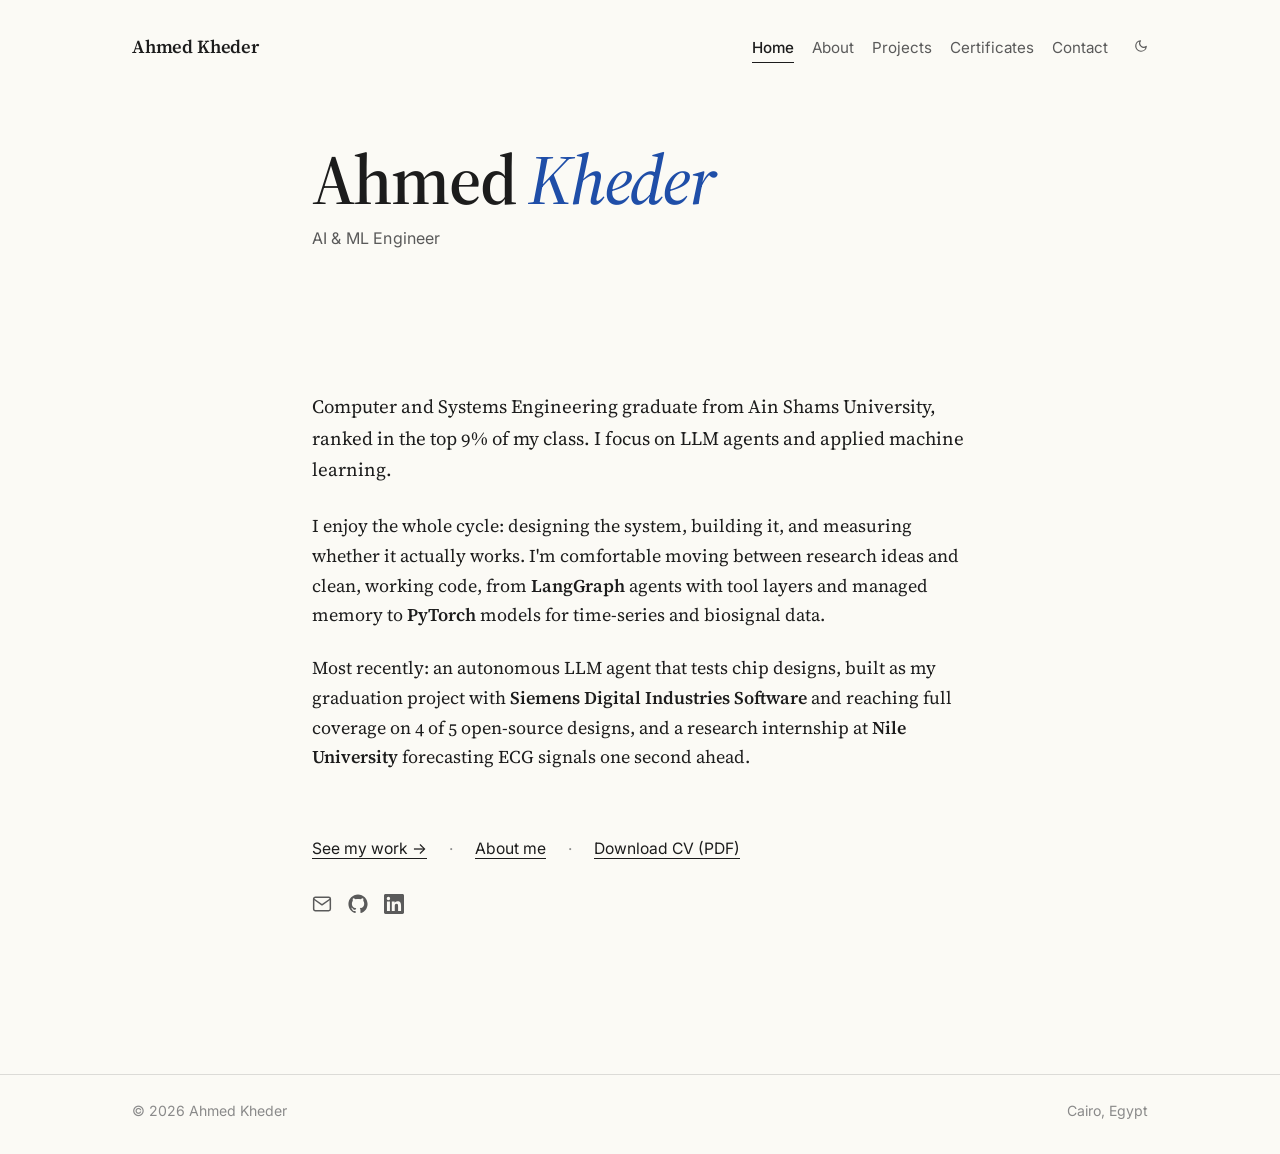
<file: index.html>
<!DOCTYPE html>
<html lang="en" data-theme="light">
<head>
  <meta charset="UTF-8" />
  <meta name="viewport" content="width=device-width, initial-scale=1.0" />
  <meta name="description" content="Ahmed Kheder, AI &amp; ML Engineer. Computer and Systems Engineering graduate (Ain Shams University, top 9%) focused on LLM agents and applied machine learning." />
  <meta name="theme-color" content="#fbfaf5" />
  <title>Ahmed Kheder</title>

  <link rel="preconnect" href="https://fonts.googleapis.com" />
  <link rel="preconnect" href="https://fonts.gstatic.com" crossorigin />
  <link href="https://fonts.googleapis.com/css2?family=Source+Serif+4:ital,opsz,wght@0,8..60,400;0,8..60,500;0,8..60,600;0,8..60,700;1,8..60,400;1,8..60,500&family=Inter:wght@400;500;600&family=JetBrains+Mono:wght@400&display=swap" rel="stylesheet" />

  <link rel="stylesheet" href="styles.css?v=4" />
  <script>
    (function () {
      try {
        var saved = localStorage.getItem('theme');
        var prefersDark = window.matchMedia('(prefers-color-scheme: dark)').matches;
        document.documentElement.setAttribute('data-theme', saved || (prefersDark ? 'dark' : 'light'));
      } catch (e) {}
    })();
  </script>
</head>
<body>
  <a class="skip-link" href="#main">Skip to content</a>

  <header class="site-header">
    <div class="wrap site-header__row">
      <a href="index.html" class="brand">Ahmed Kheder</a>
      <nav class="site-nav" aria-label="Primary">
        <a href="index.html" class="is-active">Home</a>
        <a href="about.html">About</a>
        <a href="projects.html">Projects</a>
        <a href="certificates.html">Certificates</a>
        <a href="contact.html">Contact</a>
        <button class="theme-toggle" id="themeToggle" aria-label="Toggle theme">
          <svg class="icon icon-sun" viewBox="0 0 24 24" fill="none" stroke="currentColor" stroke-width="2" stroke-linecap="round" stroke-linejoin="round" aria-hidden="true"><circle cx="12" cy="12" r="4"/><path d="M12 2v2M12 20v2M4.93 4.93l1.41 1.41M17.66 17.66l1.41 1.41M2 12h2M20 12h2M4.93 19.07l1.41-1.41M17.66 6.34l1.41-1.41"/></svg>
          <svg class="icon icon-moon" viewBox="0 0 24 24" fill="none" stroke="currentColor" stroke-width="2" stroke-linecap="round" stroke-linejoin="round" aria-hidden="true"><path d="M21 12.79A9 9 0 1 1 11.21 3 7 7 0 0 0 21 12.79z"/></svg>
        </button>
      </nav>
    </div>
  </header>

  <main id="main">
    <div class="wrap content">
      <h1 class="page-title">Ahmed <span class="accent">Kheder</span></h1>
      <p class="role">AI &amp; ML Engineer</p>

      <p class="lead">
        Computer and Systems Engineering graduate from Ain Shams University,
        ranked in the top 9% of my class. I focus on LLM agents and applied
        machine learning.
      </p>

      <p>
        I enjoy the whole cycle: designing the system, building it, and
        measuring whether it actually works. I'm comfortable moving between
        research ideas and clean, working code, from
        <strong>LangGraph</strong> agents with tool layers and managed memory
        to <strong>PyTorch</strong> models for time-series and biosignal data.
      </p>

      <p>
        Most recently: an autonomous LLM agent that tests chip designs, built as my
        graduation project with <strong>Siemens Digital Industries Software</strong> and reaching
        full coverage on 4 of 5 open-source designs, and a research internship
        at <strong>Nile University</strong> forecasting ECG signals one second
        ahead.
      </p>

      <div class="actions">
        <a href="projects.html">See my work &rarr;</a>
        <span class="sep">·</span>
        <a href="about.html">About me</a>
        <span class="sep">·</span>
        <a href="assets/Ahmed_Kheder_CV.pdf" download>Download CV (PDF)</a>
      </div>


      <div class="socials-inline">
        <a href="mailto:ahmed.kheder2002@gmail.com" aria-label="Email">
          <svg viewBox="0 0 24 24" fill="none" stroke="currentColor" stroke-width="1.8" stroke-linecap="round" stroke-linejoin="round"><path d="M4 4h16c1.1 0 2 .9 2 2v12c0 1.1-.9 2-2 2H4c-1.1 0-2-.9-2-2V6c0-1.1.9-2 2-2z"/><polyline points="22,6 12,13 2,6"/></svg>
        </a>
        <a href="https://github.com/AhmedKhadr1" target="_blank" rel="noopener noreferrer" aria-label="GitHub">
          <svg viewBox="0 0 24 24" fill="currentColor"><path d="M12 .5C5.65.5.5 5.65.5 12c0 5.08 3.29 9.39 7.86 10.91.58.1.79-.25.79-.56 0-.28-.01-1.02-.02-2-3.2.7-3.87-1.54-3.87-1.54-.52-1.33-1.28-1.69-1.28-1.69-1.05-.72.08-.7.08-.7 1.16.08 1.77 1.19 1.77 1.19 1.03 1.77 2.71 1.26 3.37.96.1-.75.4-1.26.73-1.55-2.55-.29-5.24-1.28-5.24-5.69 0-1.26.45-2.28 1.19-3.09-.12-.29-.52-1.46.11-3.04 0 0 .97-.31 3.18 1.18.92-.26 1.91-.39 2.89-.39.98 0 1.97.13 2.89.39 2.21-1.49 3.18-1.18 3.18-1.18.63 1.58.23 2.75.11 3.04.74.81 1.19 1.83 1.19 3.09 0 4.42-2.69 5.4-5.25 5.68.41.36.78 1.06.78 2.14 0 1.55-.01 2.8-.01 3.18 0 .31.21.67.8.55C20.21 21.39 23.5 17.08 23.5 12 23.5 5.65 18.35.5 12 .5z"/></svg>
        </a>
        <a href="https://www.linkedin.com/in/ahmed-kheder1" target="_blank" rel="noopener noreferrer" aria-label="LinkedIn">
          <svg viewBox="0 0 24 24" fill="currentColor"><path d="M20.45 20.45h-3.55v-5.57c0-1.33-.03-3.04-1.85-3.04-1.85 0-2.14 1.45-2.14 2.94v5.67H9.36V9h3.41v1.56h.05c.48-.9 1.64-1.85 3.37-1.85 3.6 0 4.27 2.37 4.27 5.46v6.28zM5.34 7.43a2.06 2.06 0 1 1 0-4.13 2.06 2.06 0 0 1 0 4.13zM7.12 20.45H3.56V9h3.56v11.45zM22.22 0H1.78C.8 0 0 .78 0 1.74v20.52C0 23.22.8 24 1.78 24h20.44c.98 0 1.78-.78 1.78-1.74V1.74C24 .78 23.2 0 22.22 0z"/></svg>
        </a>
      </div>
    </div>
  </main>

  <footer class="site-footer">
    <div class="wrap site-footer__row">
      <span>© <span id="year"></span> Ahmed Kheder</span>
      <span>Cairo, Egypt</span>
    </div>
  </footer>

  <script src="script.js?v=4"></script>
</body>
</html>
</file>
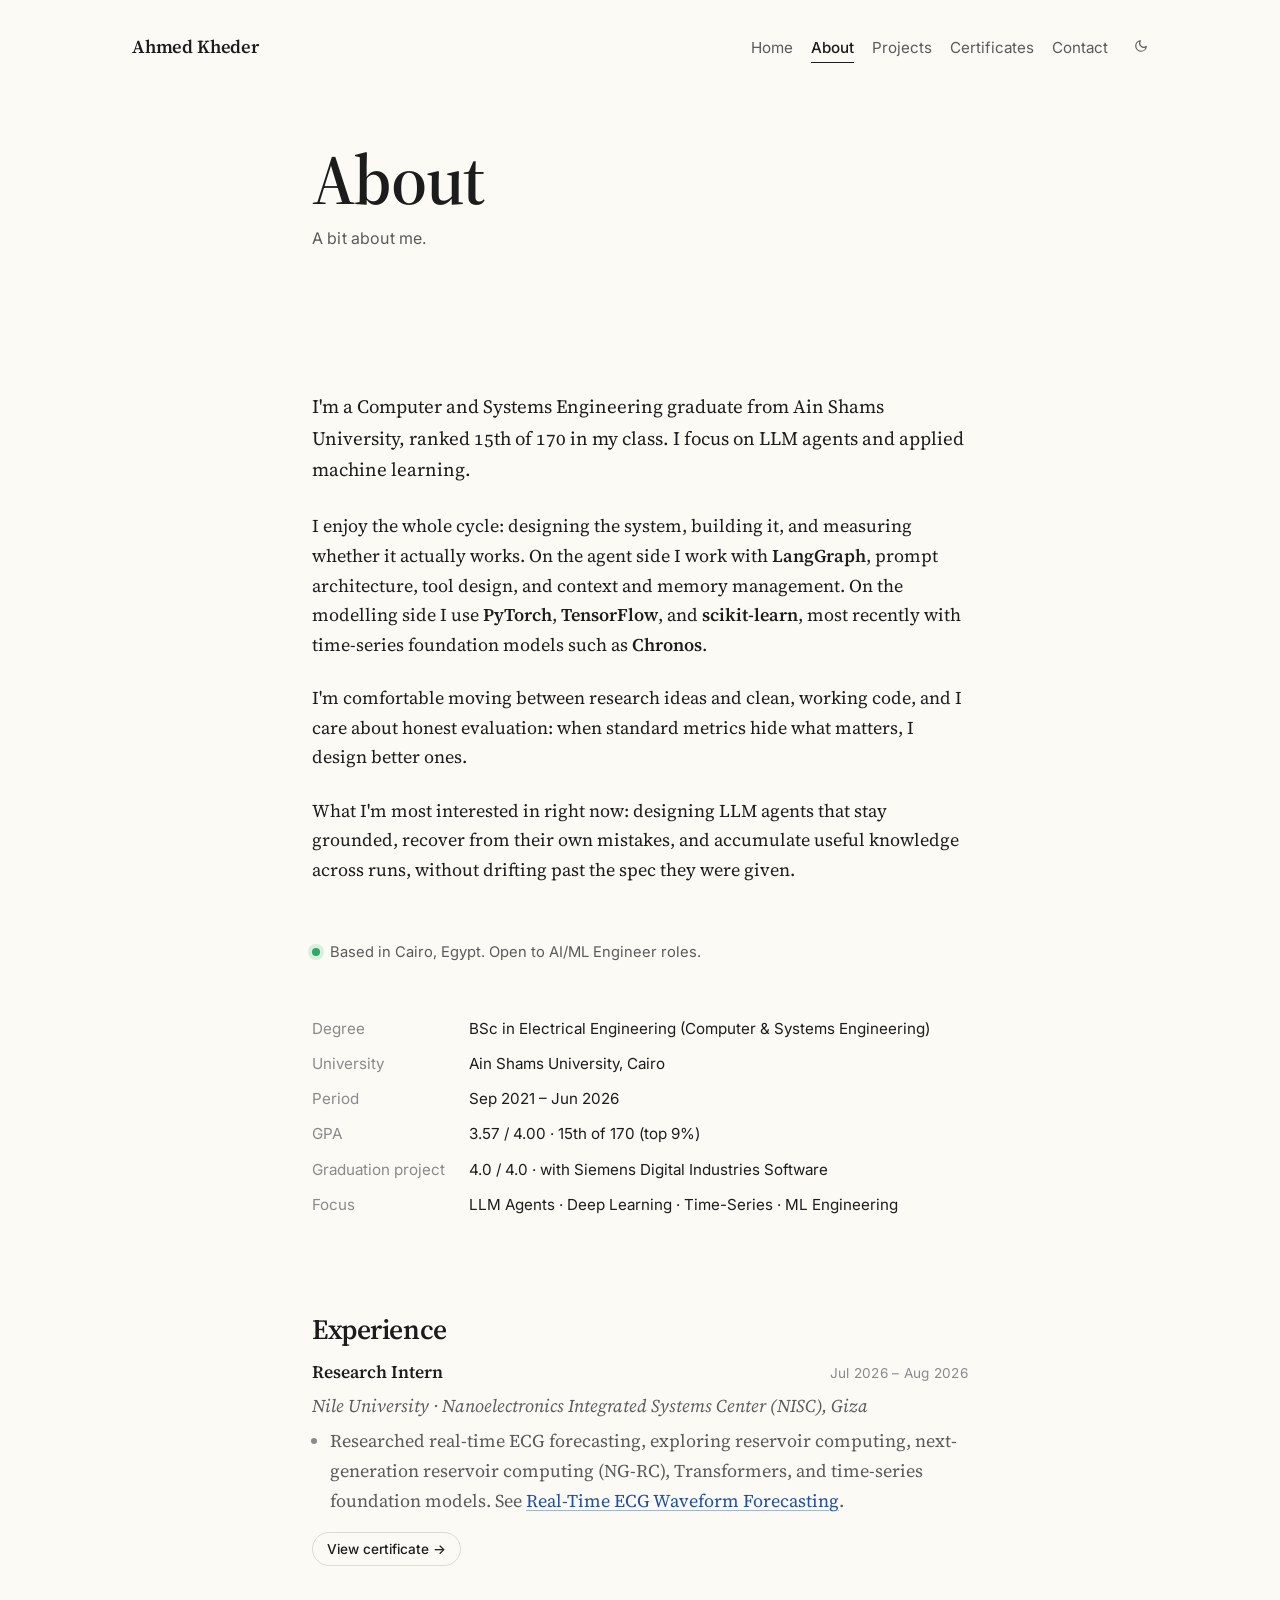
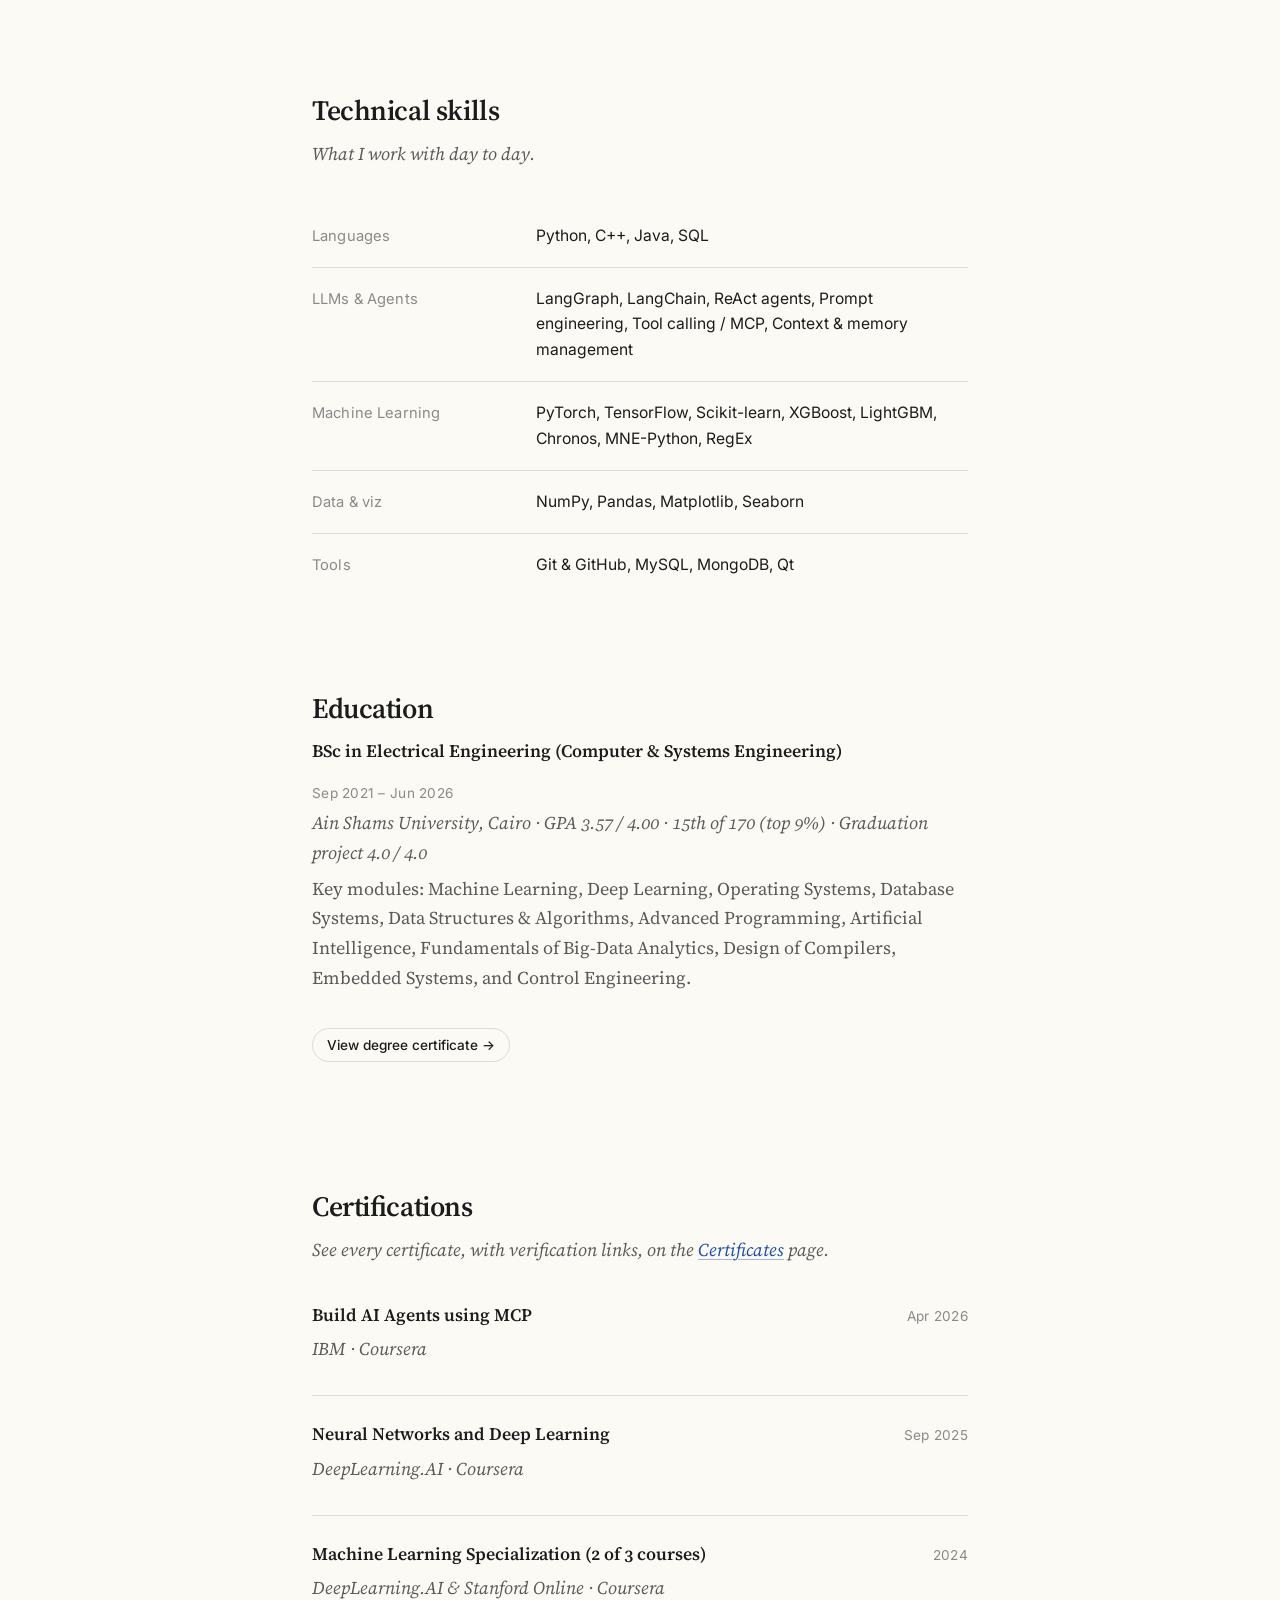
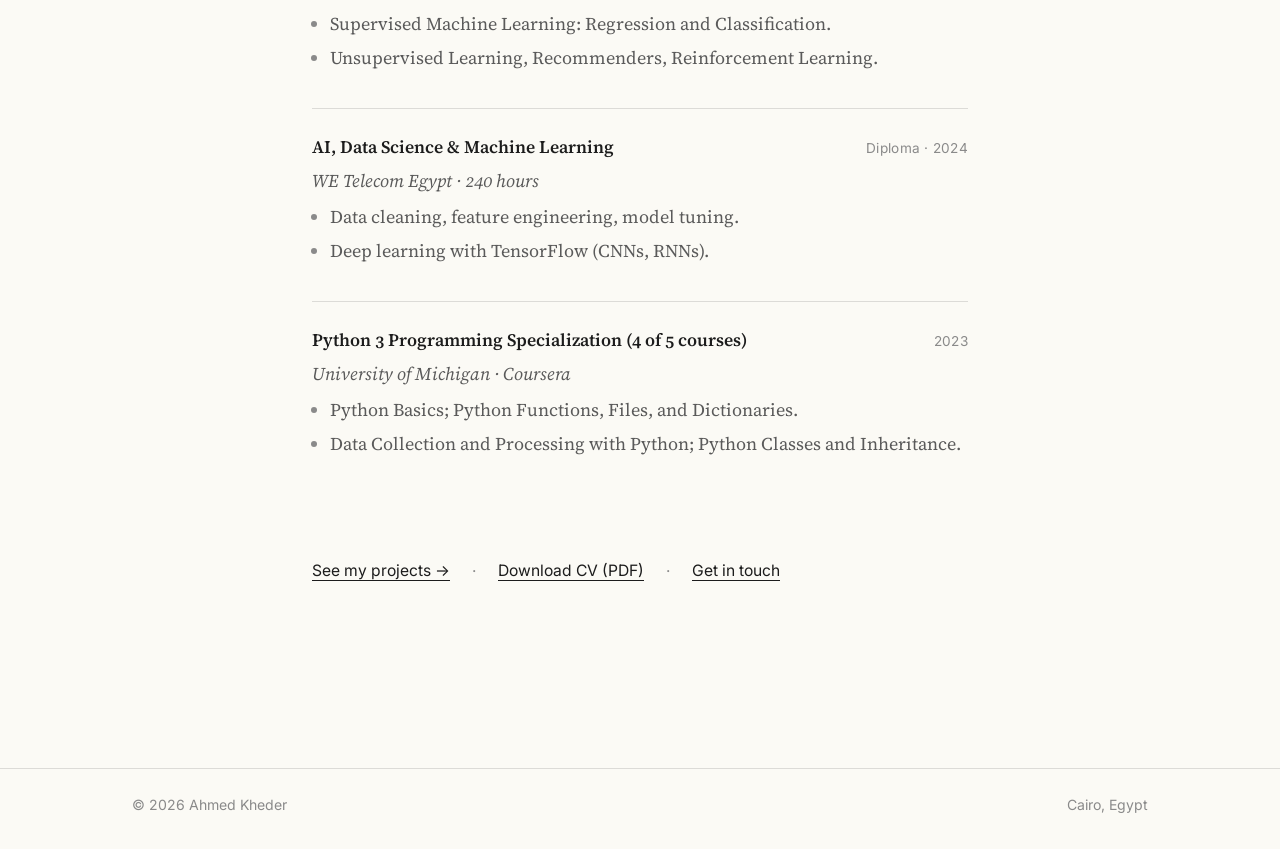
<file: about.html>
<!DOCTYPE html>
<html lang="en" data-theme="light">
<head>
  <meta charset="UTF-8" />
  <meta name="viewport" content="width=device-width, initial-scale=1.0" />
  <meta name="description" content="About Ahmed Kheder, AI &amp; ML Engineer. Ain Shams University graduate, research intern at Nile University, focused on LLM agents and applied ML." />
  <meta name="theme-color" content="#fbfaf5" />
  <title>About | Ahmed Kheder</title>

  <link rel="preconnect" href="https://fonts.googleapis.com" />
  <link rel="preconnect" href="https://fonts.gstatic.com" crossorigin />
  <link href="https://fonts.googleapis.com/css2?family=Source+Serif+4:ital,opsz,wght@0,8..60,400;0,8..60,500;0,8..60,600;0,8..60,700;1,8..60,400;1,8..60,500&family=Inter:wght@400;500;600&family=JetBrains+Mono:wght@400&display=swap" rel="stylesheet" />

  <link rel="stylesheet" href="styles.css?v=4" />
  <script>
    (function () {
      try {
        var saved = localStorage.getItem('theme');
        var prefersDark = window.matchMedia('(prefers-color-scheme: dark)').matches;
        document.documentElement.setAttribute('data-theme', saved || (prefersDark ? 'dark' : 'light'));
      } catch (e) {}
    })();
  </script>
</head>
<body>
  <a class="skip-link" href="#main">Skip to content</a>

  <header class="site-header">
    <div class="wrap site-header__row">
      <a href="index.html" class="brand">Ahmed Kheder</a>
      <nav class="site-nav" aria-label="Primary">
        <a href="index.html">Home</a>
        <a href="about.html" class="is-active">About</a>
        <a href="projects.html">Projects</a>
        <a href="certificates.html">Certificates</a>
        <a href="contact.html">Contact</a>
        <button class="theme-toggle" id="themeToggle" aria-label="Toggle theme">
          <svg class="icon icon-sun" viewBox="0 0 24 24" fill="none" stroke="currentColor" stroke-width="2" stroke-linecap="round" stroke-linejoin="round" aria-hidden="true"><circle cx="12" cy="12" r="4"/><path d="M12 2v2M12 20v2M4.93 4.93l1.41 1.41M17.66 17.66l1.41 1.41M2 12h2M20 12h2M4.93 19.07l1.41-1.41M17.66 6.34l1.41-1.41"/></svg>
          <svg class="icon icon-moon" viewBox="0 0 24 24" fill="none" stroke="currentColor" stroke-width="2" stroke-linecap="round" stroke-linejoin="round" aria-hidden="true"><path d="M21 12.79A9 9 0 1 1 11.21 3 7 7 0 0 0 21 12.79z"/></svg>
        </button>
      </nav>
    </div>
  </header>

  <main id="main">
    <div class="wrap content">
      <h1 class="page-title">About</h1>
      <p class="role">A bit about me.</p>

      <p class="lead">
        I'm a Computer and Systems Engineering graduate from Ain Shams
        University, ranked 15th of 170 in my class. I focus on LLM agents and
        applied machine learning.
      </p>

      <p>
        I enjoy the whole cycle: designing the system, building it, and
        measuring whether it actually works. On the agent side I work with
        <strong>LangGraph</strong>, prompt architecture, tool design, and
        context and memory management. On the modelling side I use
        <strong>PyTorch</strong>, <strong>TensorFlow</strong>, and
        <strong>scikit-learn</strong>, most recently with time-series
        foundation models such as <strong>Chronos</strong>.
      </p>

      <p>
        I'm comfortable moving between research ideas and clean, working code,
        and I care about honest evaluation: when standard metrics hide
        what matters, I design better ones.
      </p>

      <p>
        What I'm most interested in right now: designing LLM agents that stay
        grounded, recover from their own mistakes, and accumulate useful
        knowledge across runs, without drifting past the spec they were
        given.
      </p>

      <p class="status">
        <span class="dot" aria-hidden="true"></span>
        Based in Cairo, Egypt. Open to AI/ML Engineer roles.
      </p>

      <dl class="facts">
        <dt>Degree</dt><dd>BSc in Electrical Engineering (Computer &amp; Systems Engineering)</dd>
        <dt>University</dt><dd>Ain Shams University, Cairo</dd>
        <dt>Period</dt><dd>Sep 2021 &ndash; Jun 2026</dd>
        <dt>GPA</dt><dd>3.57 / 4.00 &middot; 15th of 170 (top 9%)</dd>
        <dt>Graduation project</dt><dd>4.0 / 4.0 &middot; with Siemens Digital Industries Software</dd>
        <dt>Focus</dt><dd>LLM Agents &middot; Deep Learning &middot; Time-Series &middot; ML Engineering</dd>
      </dl>

      <section class="section" id="experience">
        <h2 class="section-title">Experience</h2>

        <div class="entry">
          <div class="entry__head">
            <span class="entry__title">Research Intern</span>
            <span class="entry__date">Jul 2026 &ndash; Aug 2026</span>
          </div>
          <p class="entry__org">Nile University &middot; Nanoelectronics Integrated Systems Center (NISC), Giza</p>
          <ul>
            <li>Researched real-time ECG forecasting, exploring reservoir computing, next-generation reservoir computing (NG-RC), Transformers, and time-series foundation models. See <a href="projects.html#ecg">Real-Time ECG Waveform Forecasting</a>.</li>
          </ul>
          <a class="cert-link" href="certificates.html#nile-research-internship" data-cert-src="assets/certificates/nile-research-internship.jpg" data-cert-title="2026 Summer Research Internship">View certificate &rarr;</a>
        </div>
      </section>

      <section class="section" id="skills">
        <h2 class="section-title">Technical skills</h2>
        <p class="section-sub">What I work with day to day.</p>

        <div class="skill-block">
          <span class="skill-block__label">Languages</span>
          <span class="skill-block__items">Python, C++, Java, SQL</span>
        </div>
        <div class="skill-block">
          <span class="skill-block__label">LLMs &amp; Agents</span>
          <span class="skill-block__items">LangGraph, LangChain, ReAct agents, Prompt engineering, Tool calling / MCP, Context &amp; memory management</span>
        </div>
        <div class="skill-block">
          <span class="skill-block__label">Machine Learning</span>
          <span class="skill-block__items">PyTorch, TensorFlow, Scikit-learn, XGBoost, LightGBM, Chronos, MNE-Python, RegEx</span>
        </div>
        <div class="skill-block">
          <span class="skill-block__label">Data &amp; viz</span>
          <span class="skill-block__items">NumPy, Pandas, Matplotlib, Seaborn</span>
        </div>
        <div class="skill-block">
          <span class="skill-block__label">Tools</span>
          <span class="skill-block__items">Git &amp; GitHub, MySQL, MongoDB, Qt</span>
        </div>
      </section>

      <section class="section" id="education">
        <h2 class="section-title">Education</h2>

        <div class="entry">
          <div class="entry__head">
            <span class="entry__title">BSc in Electrical Engineering (Computer &amp; Systems Engineering)</span>
            <span class="entry__date">Sep 2021 &ndash; Jun 2026</span>
          </div>
          <p class="entry__org">Ain Shams University, Cairo &middot; GPA 3.57 / 4.00 &middot; 15th of 170 (top 9%) &middot; Graduation project 4.0 / 4.0</p>
          <p class="muted">
            Key modules: Machine Learning, Deep Learning, Operating Systems,
            Database Systems, Data Structures &amp; Algorithms, Advanced
            Programming, Artificial Intelligence, Fundamentals of Big-Data
            Analytics, Design of Compilers, Embedded Systems, and Control
            Engineering.
          </p>
          <a class="cert-link" href="certificates.html#ain-shams-degree-en" data-cert-src="assets/certificates/ain-shams-degree-en.jpg" data-cert-title="Bachelor of Science in Electrical Engineering (English)">View degree certificate &rarr;</a>
        </div>
      </section>

      <section class="section" id="certifications">
        <h2 class="section-title">Certifications</h2>
        <p class="section-sub">See every certificate, with verification links, on the <a href="certificates.html">Certificates</a> page.</p>

        <div class="entry">
          <div class="entry__head">
            <span class="entry__title">Build AI Agents using MCP</span>
            <span class="entry__date">Apr 2026</span>
          </div>
          <p class="entry__org">IBM &middot; Coursera</p>
        </div>

        <div class="entry">
          <div class="entry__head">
            <span class="entry__title">Neural Networks and Deep Learning</span>
            <span class="entry__date">Sep 2025</span>
          </div>
          <p class="entry__org">DeepLearning.AI &middot; Coursera</p>
        </div>

        <div class="entry">
          <div class="entry__head">
            <span class="entry__title">Machine Learning Specialization (2 of 3 courses)</span>
            <span class="entry__date">2024</span>
          </div>
          <p class="entry__org">DeepLearning.AI &amp; Stanford Online &middot; Coursera</p>
          <ul>
            <li>Supervised Machine Learning: Regression and Classification.</li>
            <li>Unsupervised Learning, Recommenders, Reinforcement Learning.</li>
          </ul>
        </div>

        <div class="entry">
          <div class="entry__head">
            <span class="entry__title">AI, Data Science &amp; Machine Learning</span>
            <span class="entry__date">Diploma &middot; 2024</span>
          </div>
          <p class="entry__org">WE Telecom Egypt &middot; 240 hours</p>
          <ul>
            <li>Data cleaning, feature engineering, model tuning.</li>
            <li>Deep learning with TensorFlow (CNNs, RNNs).</li>
          </ul>
        </div>

        <div class="entry">
          <div class="entry__head">
            <span class="entry__title">Python 3 Programming Specialization (4 of 5 courses)</span>
            <span class="entry__date">2023</span>
          </div>
          <p class="entry__org">University of Michigan &middot; Coursera</p>
          <ul>
            <li>Python Basics; Python Functions, Files, and Dictionaries.</li>
            <li>Data Collection and Processing with Python; Python Classes and Inheritance.</li>
          </ul>
        </div>
      </section>

      <div class="actions">
        <a href="projects.html">See my projects &rarr;</a>
        <span class="sep">·</span>
        <a href="assets/Ahmed_Kheder_CV.pdf" download>Download CV (PDF)</a>
        <span class="sep">·</span>
        <a href="contact.html">Get in touch</a>
      </div>
    </div>
  
  </main>

  <footer class="site-footer">
    <div class="wrap site-footer__row">
      <span>© <span id="year"></span> Ahmed Kheder</span>
      <span>Cairo, Egypt</span>
    </div>
  </footer>

  <script src="script.js?v=4"></script>
</body>
</html>
</file>
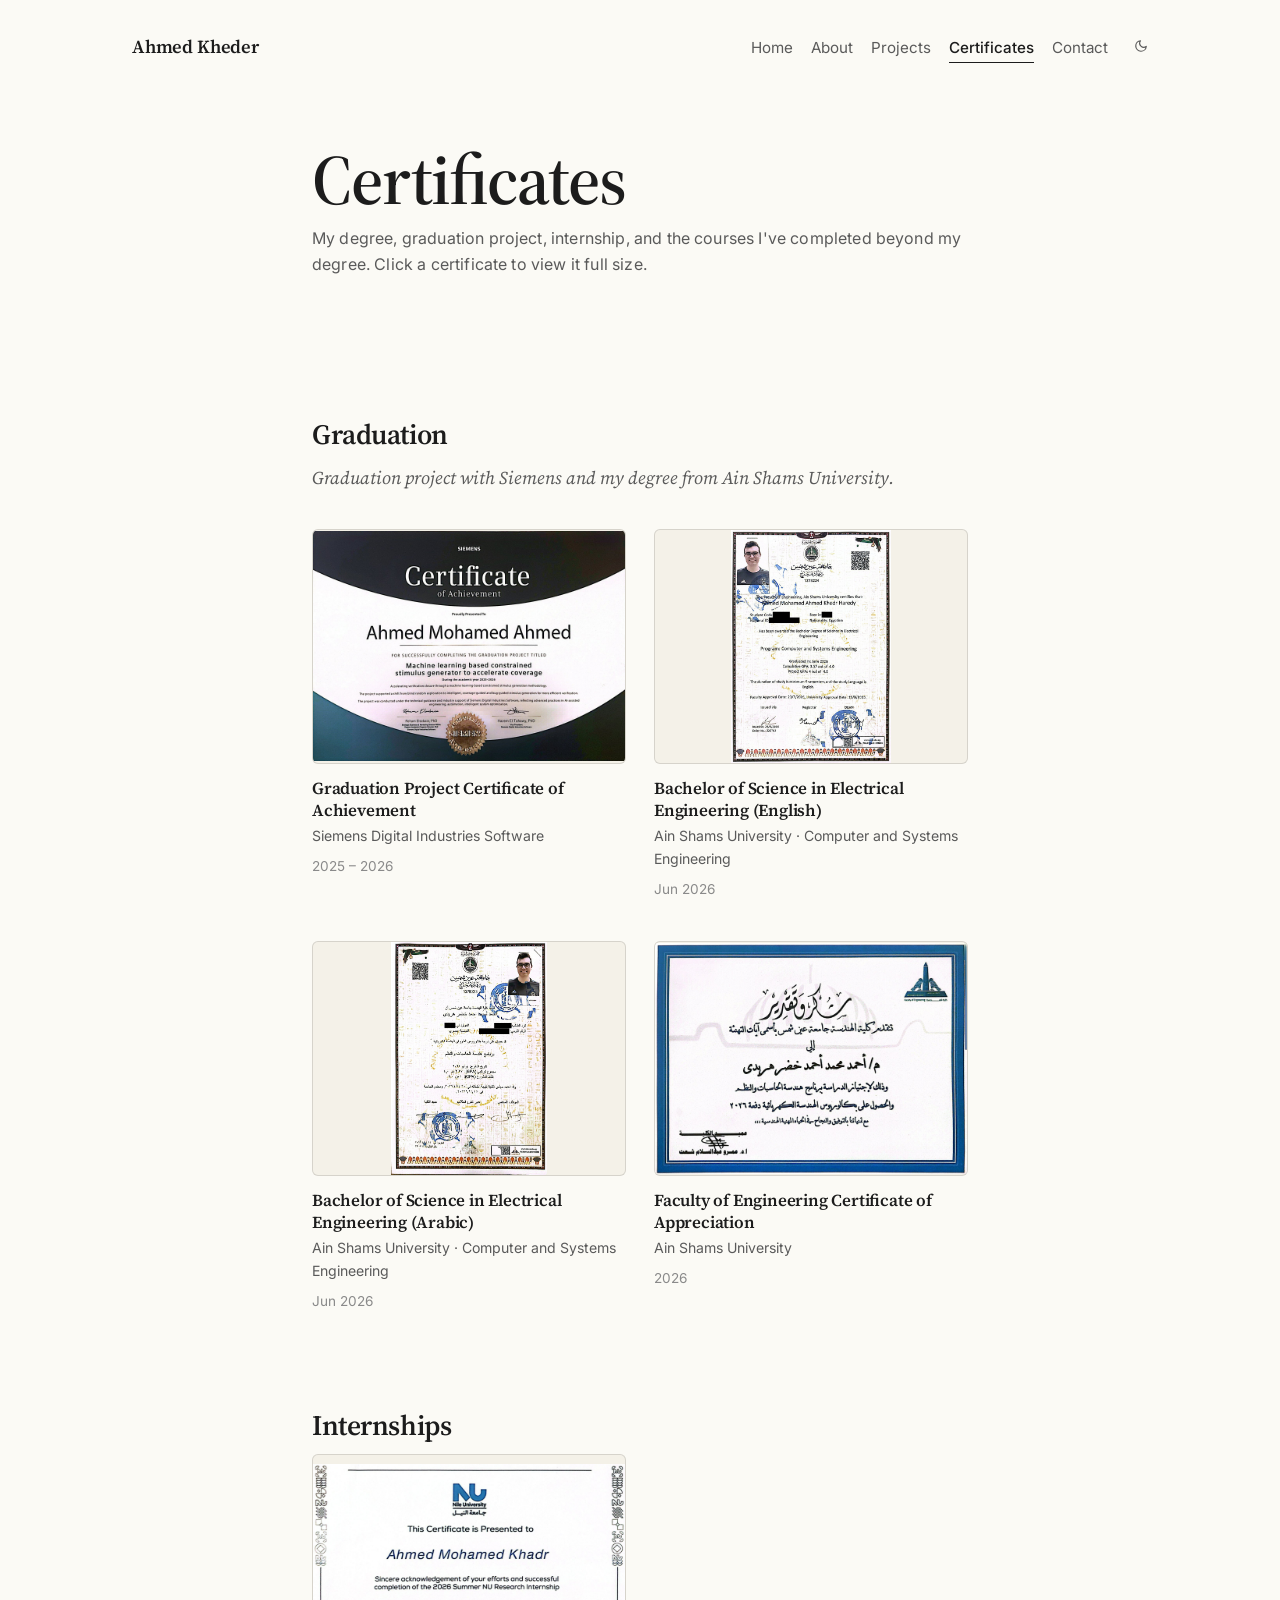
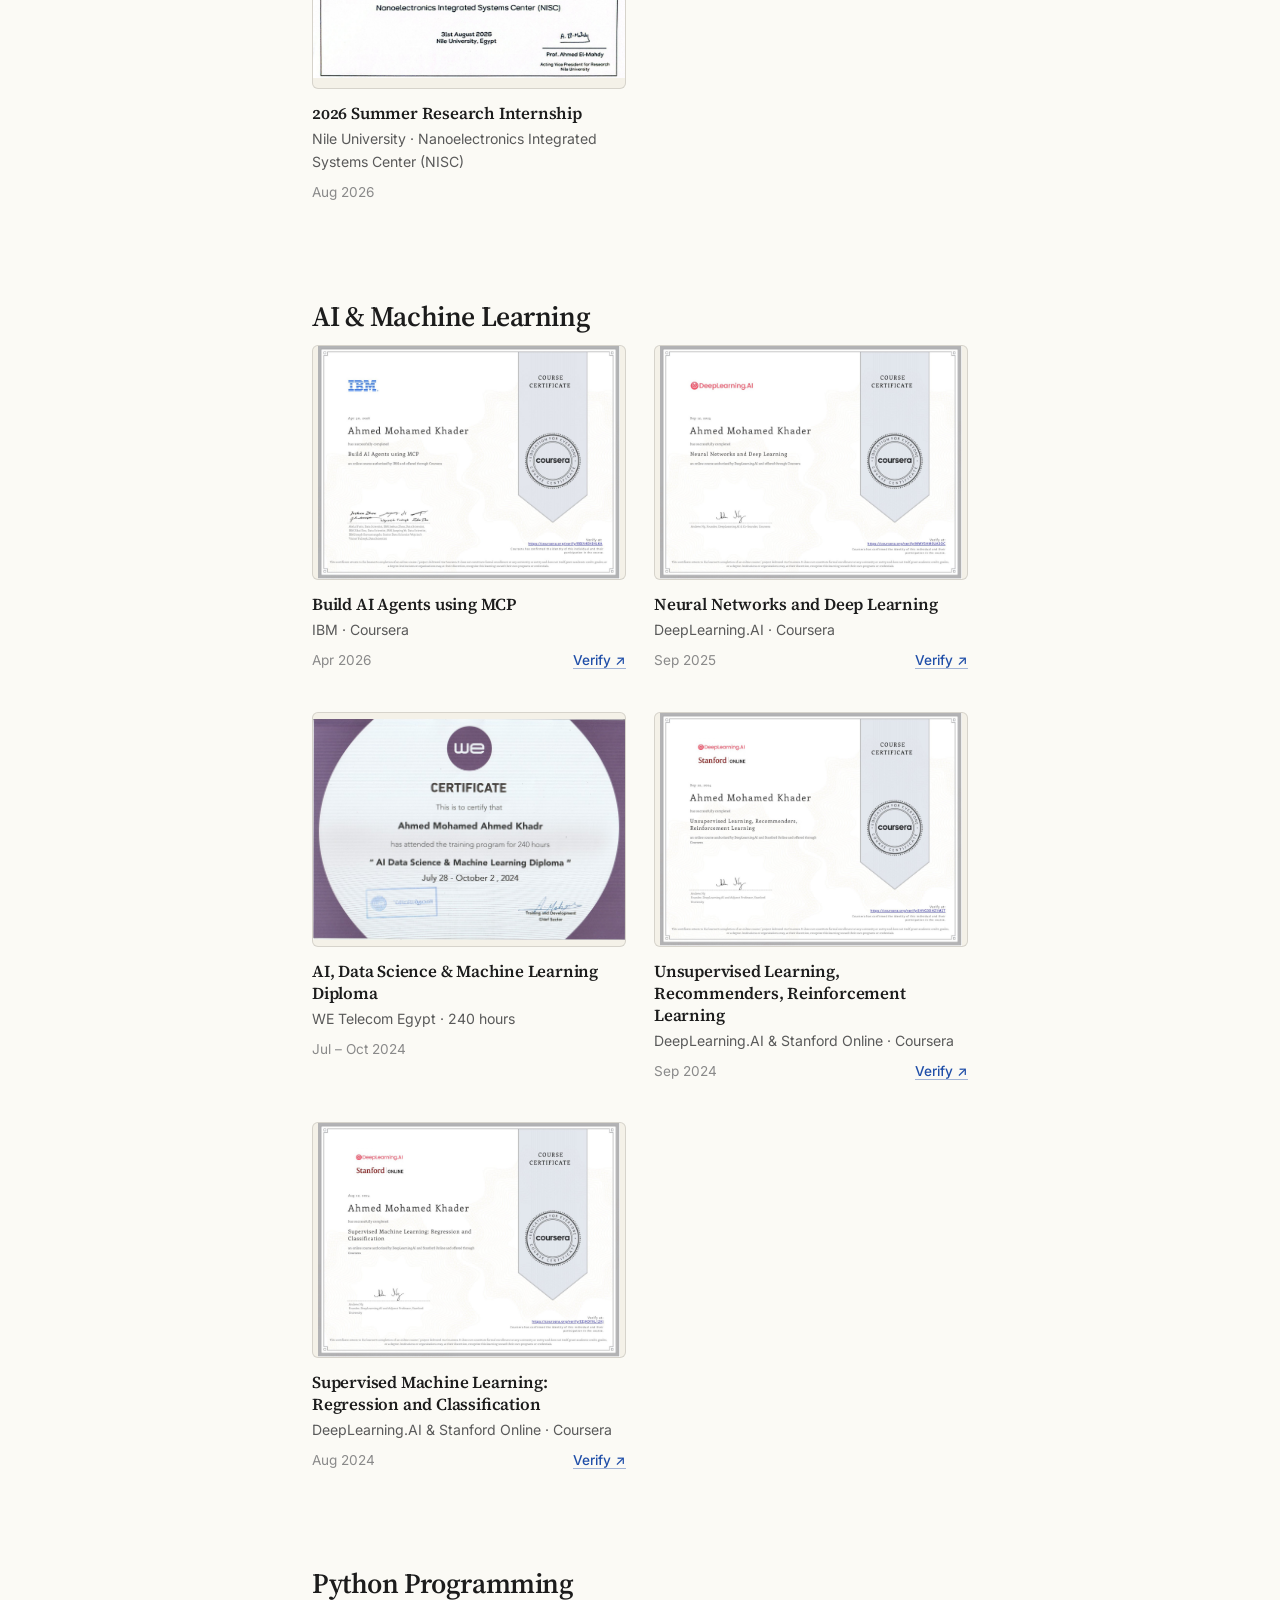
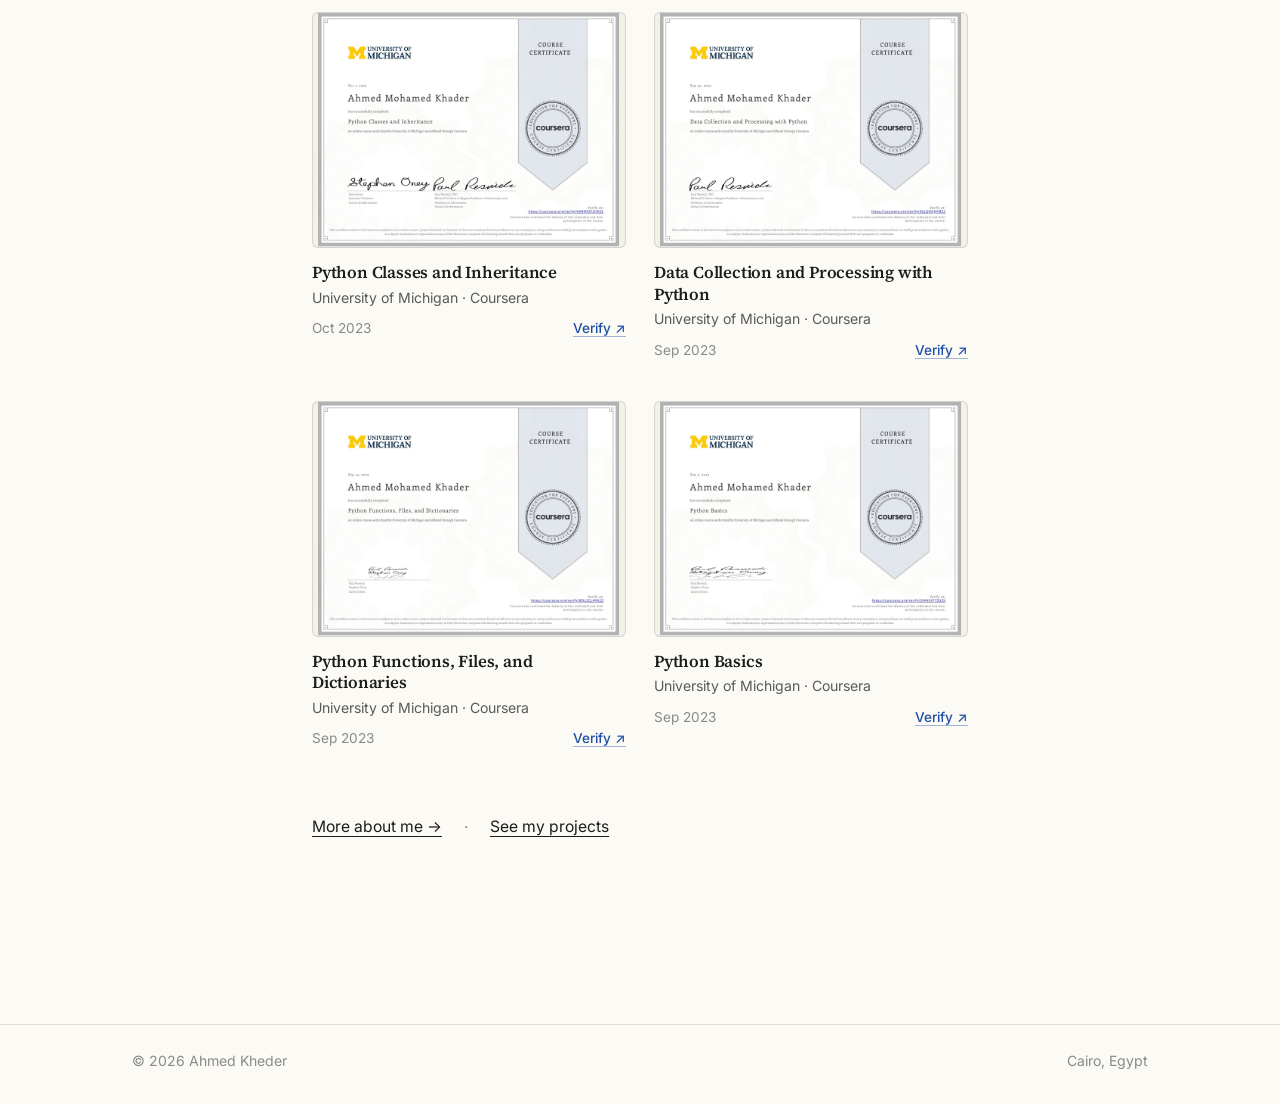
<file: certificates.html>
<!DOCTYPE html>
<html lang="en" data-theme="light">
<head>
  <meta charset="UTF-8" />
  <meta name="viewport" content="width=device-width, initial-scale=1.0" />
  <meta name="description" content="Certificates earned by Ahmed Kheder in machine learning, data science, and programming." />
  <meta name="theme-color" content="#fbfaf5" />
  <title>Certificates | Ahmed Kheder</title>

  <link rel="preconnect" href="https://fonts.googleapis.com" />
  <link rel="preconnect" href="https://fonts.gstatic.com" crossorigin />
  <link href="https://fonts.googleapis.com/css2?family=Source+Serif+4:ital,opsz,wght@0,8..60,400;0,8..60,500;0,8..60,600;0,8..60,700;1,8..60,400;1,8..60,500&family=Inter:wght@400;500;600&family=JetBrains+Mono:wght@400&display=swap" rel="stylesheet" />

  <link rel="stylesheet" href="styles.css?v=4" />
  <script>
    (function () {
      try {
        var saved = localStorage.getItem('theme');
        var prefersDark = window.matchMedia('(prefers-color-scheme: dark)').matches;
        document.documentElement.setAttribute('data-theme', saved || (prefersDark ? 'dark' : 'light'));
      } catch (e) {}
    })();
  </script>
</head>
<body>
  <a class="skip-link" href="#main">Skip to content</a>

  <header class="site-header">
    <div class="wrap site-header__row">
      <a href="index.html" class="brand">Ahmed Kheder</a>
      <nav class="site-nav" aria-label="Primary">
        <a href="index.html">Home</a>
        <a href="about.html">About</a>
        <a href="projects.html">Projects</a>
        <a href="certificates.html" class="is-active">Certificates</a>
        <a href="contact.html">Contact</a>
        <button class="theme-toggle" id="themeToggle" aria-label="Toggle theme">
          <svg class="icon icon-sun" viewBox="0 0 24 24" fill="none" stroke="currentColor" stroke-width="2" stroke-linecap="round" stroke-linejoin="round" aria-hidden="true"><circle cx="12" cy="12" r="4"/><path d="M12 2v2M12 20v2M4.93 4.93l1.41 1.41M17.66 17.66l1.41 1.41M2 12h2M20 12h2M4.93 19.07l1.41-1.41M17.66 6.34l1.41-1.41"/></svg>
          <svg class="icon icon-moon" viewBox="0 0 24 24" fill="none" stroke="currentColor" stroke-width="2" stroke-linecap="round" stroke-linejoin="round" aria-hidden="true"><path d="M21 12.79A9 9 0 1 1 11.21 3 7 7 0 0 0 21 12.79z"/></svg>
        </button>
      </nav>
    </div>
  </header>

  <main id="main">
    <div class="wrap content">
      <h1 class="page-title">Certificates</h1>
      <p class="role">My degree, graduation project, internship, and the courses I've completed beyond my degree. Click a certificate to view it full size.</p>

      <section class="section cert-section">
        <h2 class="section-title">Graduation</h2>
        <p class="section-sub">Graduation project with Siemens and my degree from Ain Shams University.</p>
        <ul class="cert-grid">
        <li class="cert" id="siemens-graduation-project">
          <a class="cert__image" href="assets/certificates/siemens-graduation-project.jpg" target="_blank" rel="noopener">
            <img src="assets/certificates/siemens-graduation-project.jpg" alt="Graduation Project Certificate of Achievement certificate" loading="lazy"
                 onerror="this.closest('.cert__image').classList.add('is-missing')" />
            <span class="cert__placeholder">Certificate image coming soon</span>
          </a>
          <h3 class="cert__title">Graduation Project Certificate of Achievement</h3>
          <p class="cert__org">Siemens Digital Industries Software</p>
          <p class="cert__meta">
            <span>2025 &ndash; 2026</span>
          </p>
        </li>

        <li class="cert" id="ain-shams-degree-en">
          <a class="cert__image" href="assets/certificates/ain-shams-degree-en.jpg" target="_blank" rel="noopener">
            <img src="assets/certificates/ain-shams-degree-en.jpg" alt="Bachelor of Science in Electrical Engineering (English) certificate" loading="lazy"
                 onerror="this.closest('.cert__image').classList.add('is-missing')" />
            <span class="cert__placeholder">Certificate image coming soon</span>
          </a>
          <h3 class="cert__title">Bachelor of Science in Electrical Engineering (English)</h3>
          <p class="cert__org">Ain Shams University &middot; Computer and Systems Engineering</p>
          <p class="cert__meta">
            <span>Jun 2026</span>
          </p>
        </li>

        <li class="cert" id="ain-shams-degree-ar">
          <a class="cert__image" href="assets/certificates/ain-shams-degree-ar.jpg" target="_blank" rel="noopener">
            <img src="assets/certificates/ain-shams-degree-ar.jpg" alt="Bachelor of Science in Electrical Engineering (Arabic) certificate" loading="lazy"
                 onerror="this.closest('.cert__image').classList.add('is-missing')" />
            <span class="cert__placeholder">Certificate image coming soon</span>
          </a>
          <h3 class="cert__title">Bachelor of Science in Electrical Engineering (Arabic)</h3>
          <p class="cert__org">Ain Shams University &middot; Computer and Systems Engineering</p>
          <p class="cert__meta">
            <span>Jun 2026</span>
          </p>
        </li>

        <li class="cert" id="ain-shams-appreciation">
          <a class="cert__image" href="assets/certificates/ain-shams-appreciation.jpg" target="_blank" rel="noopener">
            <img src="assets/certificates/ain-shams-appreciation.jpg" alt="Faculty of Engineering Certificate of Appreciation certificate" loading="lazy"
                 onerror="this.closest('.cert__image').classList.add('is-missing')" />
            <span class="cert__placeholder">Certificate image coming soon</span>
          </a>
          <h3 class="cert__title">Faculty of Engineering Certificate of Appreciation</h3>
          <p class="cert__org">Ain Shams University</p>
          <p class="cert__meta">
            <span>2026</span>
          </p>
        </li>
        </ul>
      </section>

      <section class="section cert-section">
        <h2 class="section-title">Internships</h2>
        <ul class="cert-grid">
        <li class="cert" id="nile-research-internship">
          <a class="cert__image" href="assets/certificates/nile-research-internship.jpg" target="_blank" rel="noopener">
            <img src="assets/certificates/nile-research-internship.jpg" alt="2026 Summer Research Internship certificate" loading="lazy"
                 onerror="this.closest('.cert__image').classList.add('is-missing')" />
            <span class="cert__placeholder">Certificate image coming soon</span>
          </a>
          <h3 class="cert__title">2026 Summer Research Internship</h3>
          <p class="cert__org">Nile University &middot; Nanoelectronics Integrated Systems Center (NISC)</p>
          <p class="cert__meta">
            <span>Aug 2026</span>
          </p>
        </li>
        </ul>
      </section>

      <section class="section cert-section">
        <h2 class="section-title">AI &amp; Machine Learning</h2>
        <ul class="cert-grid">
        <li class="cert" id="ibm-ai-agents-mcp">
          <a class="cert__image" href="assets/certificates/ibm-ai-agents-mcp.jpg" target="_blank" rel="noopener">
            <img src="assets/certificates/ibm-ai-agents-mcp.jpg" alt="Build AI Agents using MCP certificate" loading="lazy"
                 onerror="this.closest('.cert__image').classList.add('is-missing')" />
            <span class="cert__placeholder">Certificate image coming soon</span>
          </a>
          <h3 class="cert__title">Build AI Agents using MCP</h3>
          <p class="cert__org">IBM · Coursera</p>
          <p class="cert__meta">
            <span>Apr 2026</span>
            <a class="cert__verify" href="https://coursera.org/verify/RBIV4EHIHLKA" target="_blank" rel="noopener noreferrer">Verify &#8599;</a>
          </p>
        </li>

        <li class="cert" id="deep-learning-neural-networks">
          <a class="cert__image" href="assets/certificates/deep-learning-neural-networks.jpg" target="_blank" rel="noopener">
            <img src="assets/certificates/deep-learning-neural-networks.jpg" alt="Neural Networks and Deep Learning certificate" loading="lazy"
                 onerror="this.closest('.cert__image').classList.add('is-missing')" />
            <span class="cert__placeholder">Certificate image coming soon</span>
          </a>
          <h3 class="cert__title">Neural Networks and Deep Learning</h3>
          <p class="cert__org">DeepLearning.AI · Coursera</p>
          <p class="cert__meta">
            <span>Sep 2025</span>
            <a class="cert__verify" href="https://coursera.org/verify/MWY5HM0UA3OC" target="_blank" rel="noopener noreferrer">Verify &#8599;</a>
          </p>
        </li>

        <li class="cert" id="we-ai-diploma">
          <a class="cert__image" href="assets/certificates/we-ai-diploma.jpg" target="_blank" rel="noopener">
            <img src="assets/certificates/we-ai-diploma.jpg" alt="AI, Data Science & Machine Learning Diploma certificate" loading="lazy"
                 onerror="this.closest('.cert__image').classList.add('is-missing')" />
            <span class="cert__placeholder">Certificate image coming soon</span>
          </a>
          <h3 class="cert__title">AI, Data Science &amp; Machine Learning Diploma</h3>
          <p class="cert__org">WE Telecom Egypt · 240 hours</p>
          <p class="cert__meta">
            <span>Jul &ndash; Oct 2024</span>
          </p>
        </li>

        <li class="cert" id="ml-unsupervised-learning">
          <a class="cert__image" href="assets/certificates/ml-unsupervised-learning.jpg" target="_blank" rel="noopener">
            <img src="assets/certificates/ml-unsupervised-learning.jpg" alt="Unsupervised Learning, Recommenders, Reinforcement Learning certificate" loading="lazy"
                 onerror="this.closest('.cert__image').classList.add('is-missing')" />
            <span class="cert__placeholder">Certificate image coming soon</span>
          </a>
          <h3 class="cert__title">Unsupervised Learning, Recommenders, Reinforcement Learning</h3>
          <p class="cert__org">DeepLearning.AI &amp; Stanford Online · Coursera</p>
          <p class="cert__meta">
            <span>Sep 2024</span>
            <a class="cert__verify" href="https://coursera.org/verify/IHVG3DHZ1M2T" target="_blank" rel="noopener noreferrer">Verify &#8599;</a>
          </p>
        </li>

        <li class="cert" id="ml-supervised-learning">
          <a class="cert__image" href="assets/certificates/ml-supervised-learning.jpg" target="_blank" rel="noopener">
            <img src="assets/certificates/ml-supervised-learning.jpg" alt="Supervised Machine Learning: Regression and Classification certificate" loading="lazy"
                 onerror="this.closest('.cert__image').classList.add('is-missing')" />
            <span class="cert__placeholder">Certificate image coming soon</span>
          </a>
          <h3 class="cert__title">Supervised Machine Learning: Regression and Classification</h3>
          <p class="cert__org">DeepLearning.AI &amp; Stanford Online · Coursera</p>
          <p class="cert__meta">
            <span>Aug 2024</span>
            <a class="cert__verify" href="https://coursera.org/verify/EEJKDFXL12VJ" target="_blank" rel="noopener noreferrer">Verify &#8599;</a>
          </p>
        </li>
        </ul>
      </section>

      <section class="section cert-section">
        <h2 class="section-title">Python Programming</h2>
        <ul class="cert-grid">
        <li class="cert" id="python-classes-inheritance">
          <a class="cert__image" href="assets/certificates/python-classes-inheritance.jpg" target="_blank" rel="noopener">
            <img src="assets/certificates/python-classes-inheritance.jpg" alt="Python Classes and Inheritance certificate" loading="lazy"
                 onerror="this.closest('.cert__image').classList.add('is-missing')" />
            <span class="cert__placeholder">Certificate image coming soon</span>
          </a>
          <h3 class="cert__title">Python Classes and Inheritance</h3>
          <p class="cert__org">University of Michigan · Coursera</p>
          <p class="cert__meta">
            <span>Oct 2023</span>
            <a class="cert__verify" href="https://coursera.org/verify/VM4NPSF2HKXZ" target="_blank" rel="noopener noreferrer">Verify &#8599;</a>
          </p>
        </li>

        <li class="cert" id="python-data-collection">
          <a class="cert__image" href="assets/certificates/python-data-collection.jpg" target="_blank" rel="noopener">
            <img src="assets/certificates/python-data-collection.jpg" alt="Data Collection and Processing with Python certificate" loading="lazy"
                 onerror="this.closest('.cert__image').classList.add('is-missing')" />
            <span class="cert__placeholder">Certificate image coming soon</span>
          </a>
          <h3 class="cert__title">Data Collection and Processing with Python</h3>
          <p class="cert__org">University of Michigan · Coursera</p>
          <p class="cert__meta">
            <span>Sep 2023</span>
            <a class="cert__verify" href="https://coursera.org/verify/9GLQNHJJYMZ3" target="_blank" rel="noopener noreferrer">Verify &#8599;</a>
          </p>
        </li>

        <li class="cert" id="python-functions-files-dictionaries">
          <a class="cert__image" href="assets/certificates/python-functions-files-dictionaries.jpg" target="_blank" rel="noopener">
            <img src="assets/certificates/python-functions-files-dictionaries.jpg" alt="Python Functions, Files, and Dictionaries certificate" loading="lazy"
                 onerror="this.closest('.cert__image').classList.add('is-missing')" />
            <span class="cert__placeholder">Certificate image coming soon</span>
          </a>
          <h3 class="cert__title">Python Functions, Files, and Dictionaries</h3>
          <p class="cert__org">University of Michigan · Coursera</p>
          <p class="cert__meta">
            <span>Sep 2023</span>
            <a class="cert__verify" href="https://coursera.org/verify/83JL2CL4NX2Z" target="_blank" rel="noopener noreferrer">Verify &#8599;</a>
          </p>
        </li>

        <li class="cert" id="python-basics">
          <a class="cert__image" href="assets/certificates/python-basics.jpg" target="_blank" rel="noopener">
            <img src="assets/certificates/python-basics.jpg" alt="Python Basics certificate" loading="lazy"
                 onerror="this.closest('.cert__image').classList.add('is-missing')" />
            <span class="cert__placeholder">Certificate image coming soon</span>
          </a>
          <h3 class="cert__title">Python Basics</h3>
          <p class="cert__org">University of Michigan · Coursera</p>
          <p class="cert__meta">
            <span>Sep 2023</span>
            <a class="cert__verify" href="https://coursera.org/verify/3VA4XYF73U3X" target="_blank" rel="noopener noreferrer">Verify &#8599;</a>
          </p>
        </li>
        </ul>
      </section>

      <div class="actions">
        <a href="about.html">More about me &rarr;</a>
        <span class="sep">·</span>
        <a href="projects.html">See my projects</a>
      </div>
    </div>
  
  
  </main>

  <footer class="site-footer">
    <div class="wrap site-footer__row">
      <span>© <span id="year"></span> Ahmed Kheder</span>
      <span>Cairo, Egypt</span>
    </div>
  </footer>

  <script src="script.js?v=4"></script>
</body>
</html>
</file>
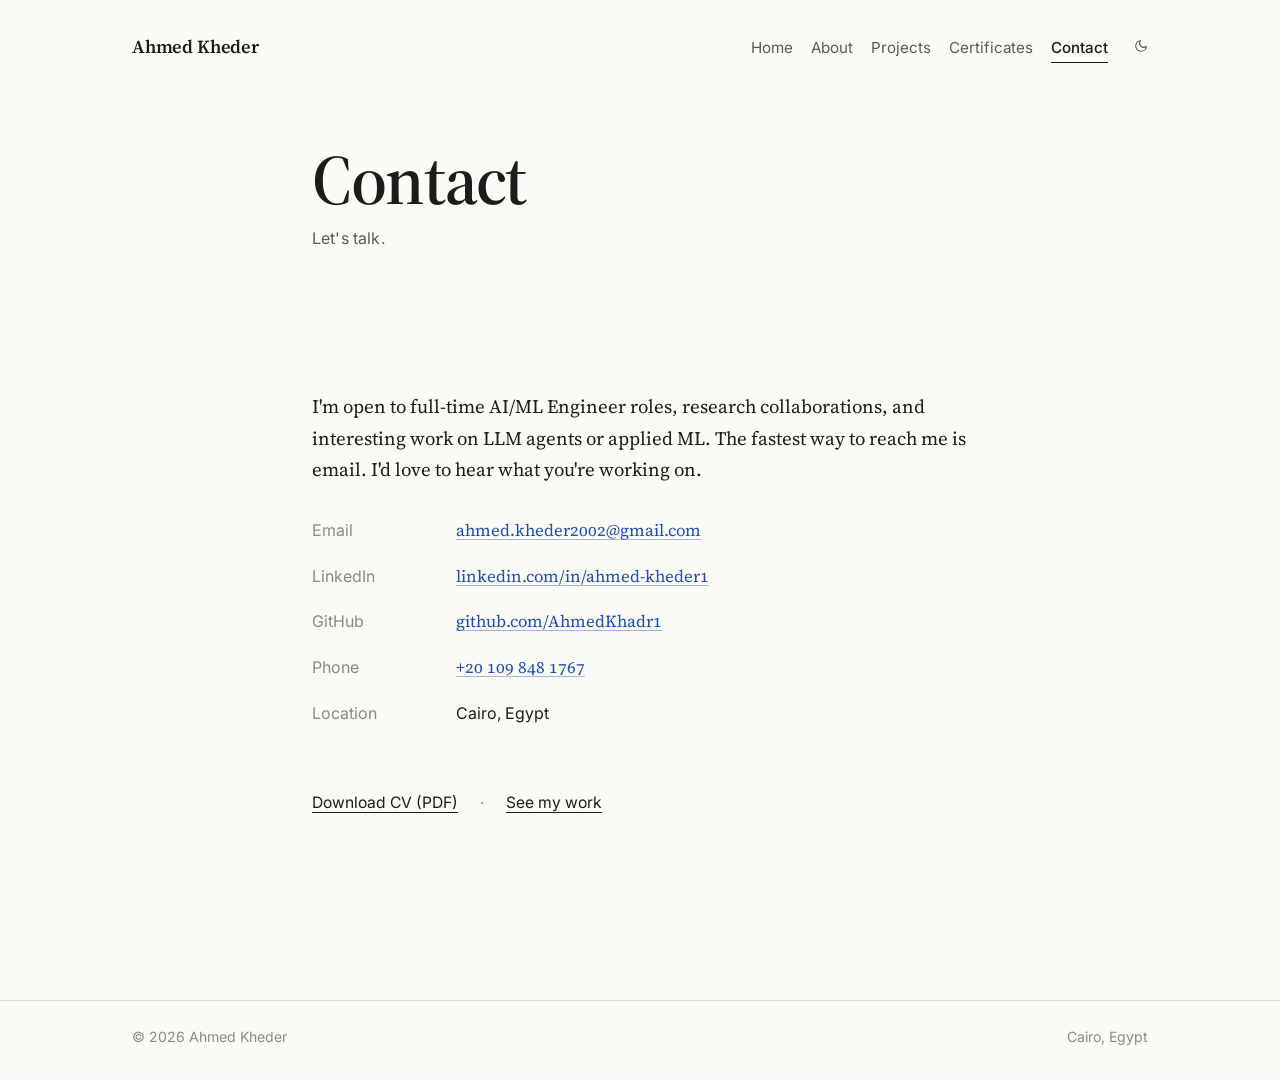
<file: contact.html>
<!DOCTYPE html>
<html lang="en" data-theme="light">
<head>
  <meta charset="UTF-8" />
  <meta name="viewport" content="width=device-width, initial-scale=1.0" />
  <meta name="description" content="Get in touch with Ahmed Kheder by email, LinkedIn, GitHub, or phone." />
  <meta name="theme-color" content="#fbfaf5" />
  <title>Contact | Ahmed Kheder</title>

  <link rel="preconnect" href="https://fonts.googleapis.com" />
  <link rel="preconnect" href="https://fonts.gstatic.com" crossorigin />
  <link href="https://fonts.googleapis.com/css2?family=Source+Serif+4:ital,opsz,wght@0,8..60,400;0,8..60,500;0,8..60,600;0,8..60,700;1,8..60,400;1,8..60,500&family=Inter:wght@400;500;600&family=JetBrains+Mono:wght@400&display=swap" rel="stylesheet" />

  <link rel="stylesheet" href="styles.css?v=4" />
  <script>
    (function () {
      try {
        var saved = localStorage.getItem('theme');
        var prefersDark = window.matchMedia('(prefers-color-scheme: dark)').matches;
        document.documentElement.setAttribute('data-theme', saved || (prefersDark ? 'dark' : 'light'));
      } catch (e) {}
    })();
  </script>
</head>
<body>
  <a class="skip-link" href="#main">Skip to content</a>

  <header class="site-header">
    <div class="wrap site-header__row">
      <a href="index.html" class="brand">Ahmed Kheder</a>
      <nav class="site-nav" aria-label="Primary">
        <a href="index.html">Home</a>
        <a href="about.html">About</a>
        <a href="projects.html">Projects</a>
        <a href="certificates.html">Certificates</a>
        <a href="contact.html" class="is-active">Contact</a>
        <button class="theme-toggle" id="themeToggle" aria-label="Toggle theme">
          <svg class="icon icon-sun" viewBox="0 0 24 24" fill="none" stroke="currentColor" stroke-width="2" stroke-linecap="round" stroke-linejoin="round" aria-hidden="true"><circle cx="12" cy="12" r="4"/><path d="M12 2v2M12 20v2M4.93 4.93l1.41 1.41M17.66 17.66l1.41 1.41M2 12h2M20 12h2M4.93 19.07l1.41-1.41M17.66 6.34l1.41-1.41"/></svg>
          <svg class="icon icon-moon" viewBox="0 0 24 24" fill="none" stroke="currentColor" stroke-width="2" stroke-linecap="round" stroke-linejoin="round" aria-hidden="true"><path d="M21 12.79A9 9 0 1 1 11.21 3 7 7 0 0 0 21 12.79z"/></svg>
        </button>
      </nav>
    </div>
  </header>

  <main id="main">
    <div class="wrap content">
      <h1 class="page-title">Contact</h1>
      <p class="role">Let's talk.</p>

      <p class="lead">
        I'm open to full-time AI/ML Engineer roles, research collaborations, and
        interesting work on LLM agents or applied ML. The fastest way to reach me is
        email. I'd love to hear what you're working on.
      </p>

      <dl class="contact-list">
        <dt>Email</dt>
        <dd><a href="mailto:ahmed.kheder2002@gmail.com">ahmed.kheder2002@gmail.com</a></dd>

        <dt>LinkedIn</dt>
        <dd><a href="https://www.linkedin.com/in/ahmed-kheder1" target="_blank" rel="noopener noreferrer">linkedin.com/in/ahmed-kheder1</a></dd>

        <dt>GitHub</dt>
        <dd><a href="https://github.com/AhmedKhadr1" target="_blank" rel="noopener noreferrer">github.com/AhmedKhadr1</a></dd>

        <dt>Phone</dt>
        <dd><a href="tel:+201098481767">+20 109 848 1767</a></dd>

        <dt>Location</dt>
        <dd>Cairo, Egypt</dd>
      </dl>

      <div class="actions">
        <a href="assets/Ahmed_Kheder_CV.pdf" download>Download CV (PDF)</a>
        <span class="sep">·</span>
        <a href="projects.html">See my work</a>
      </div>
    </div>
  </main>

  <footer class="site-footer">
    <div class="wrap site-footer__row">
      <span>© <span id="year"></span> Ahmed Kheder</span>
      <span>Cairo, Egypt</span>
    </div>
  </footer>

  <script src="script.js?v=4"></script>
</body>
</html>
</file>
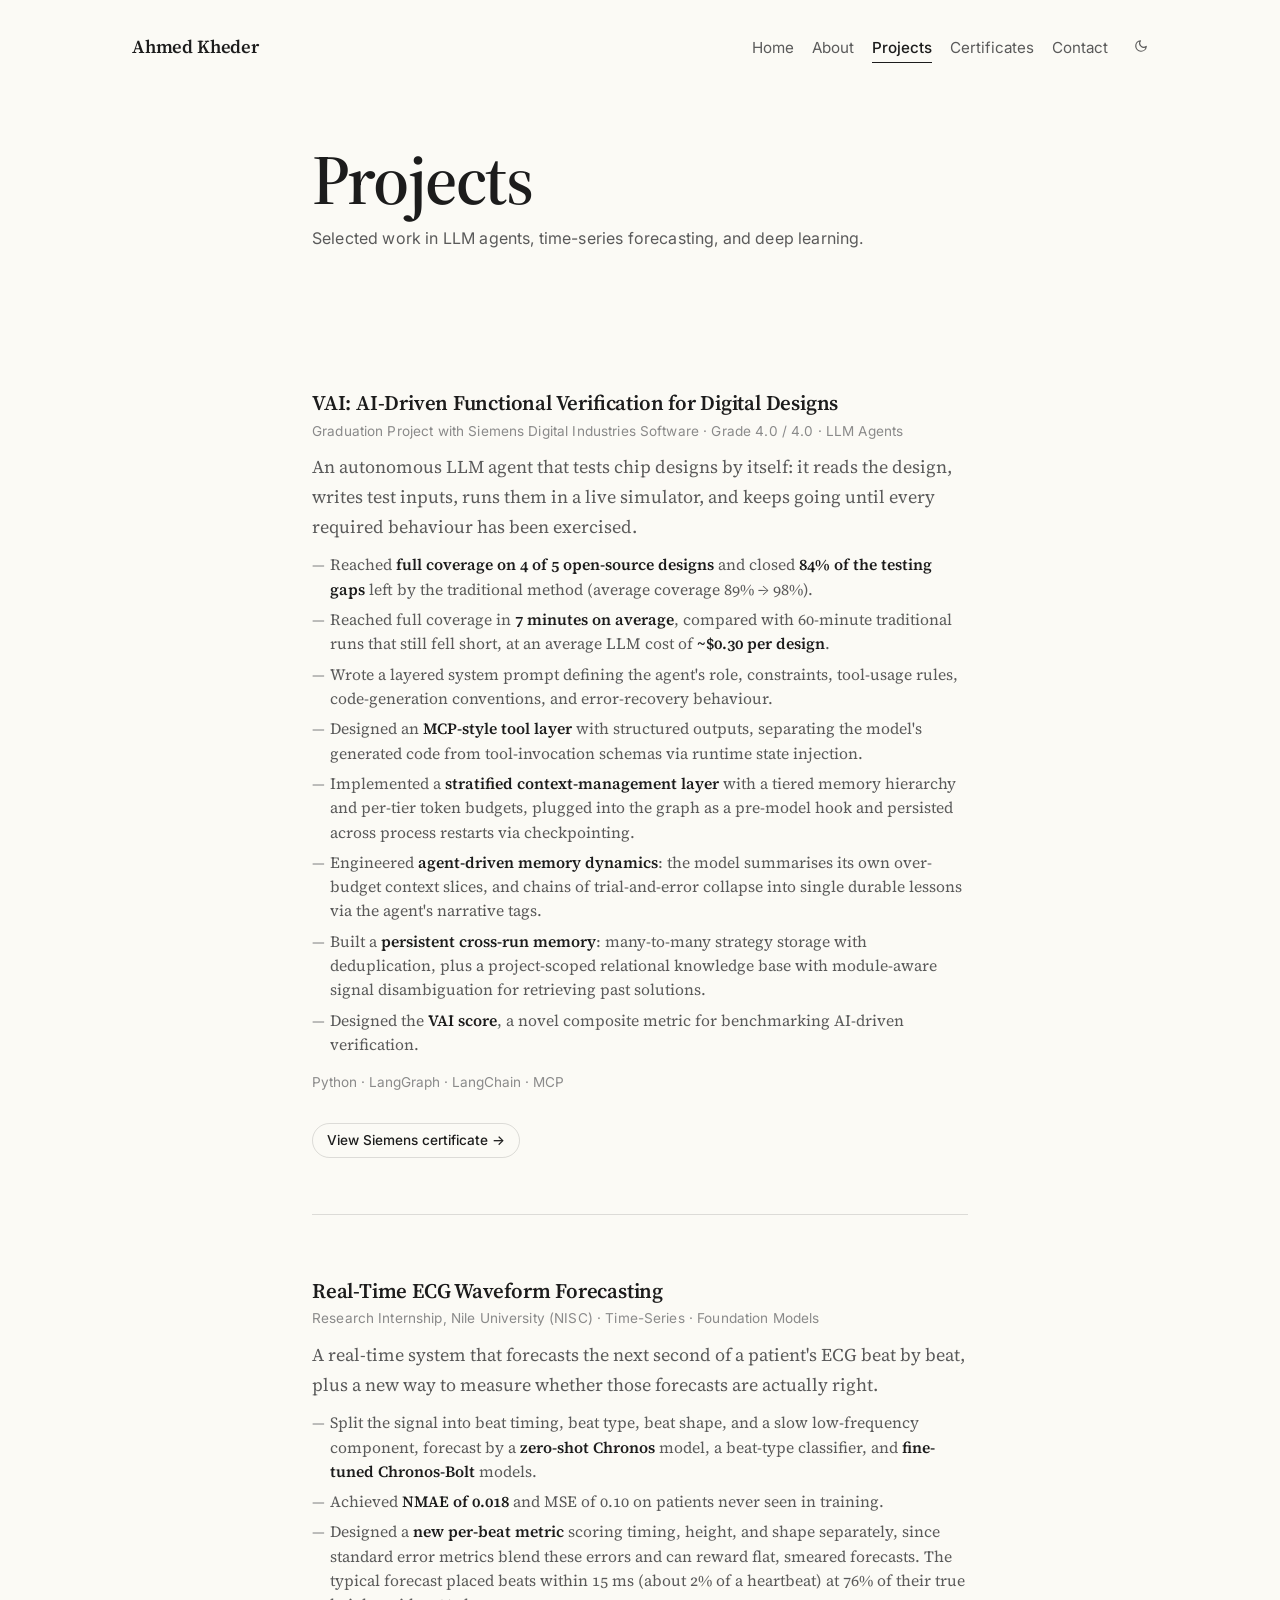
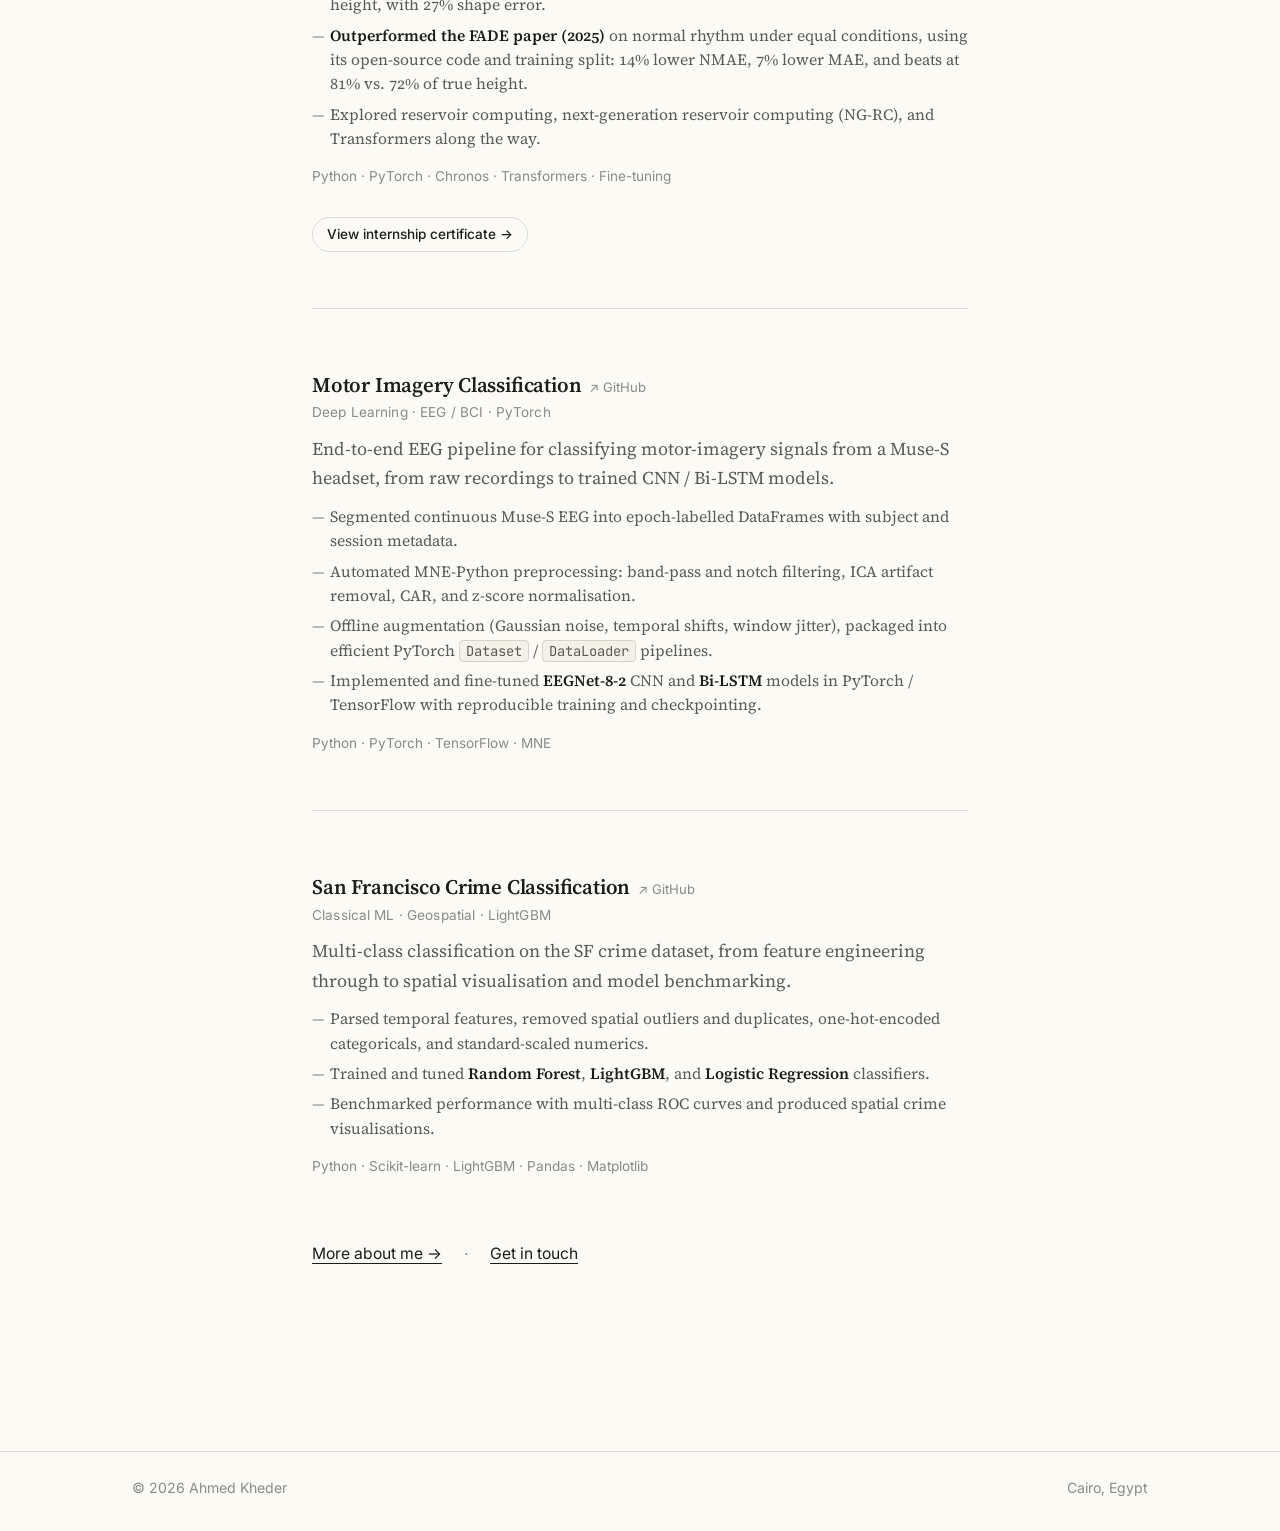
<file: projects.html>
<!DOCTYPE html>
<html lang="en" data-theme="light">
<head>
  <meta charset="UTF-8" />
  <meta name="viewport" content="width=device-width, initial-scale=1.0" />
  <meta name="description" content="Selected projects by Ahmed Kheder: an autonomous LLM verification agent, real-time ECG forecasting, EEG classification, and more." />
  <meta name="theme-color" content="#fbfaf5" />
  <title>Projects | Ahmed Kheder</title>

  <link rel="preconnect" href="https://fonts.googleapis.com" />
  <link rel="preconnect" href="https://fonts.gstatic.com" crossorigin />
  <link href="https://fonts.googleapis.com/css2?family=Source+Serif+4:ital,opsz,wght@0,8..60,400;0,8..60,500;0,8..60,600;0,8..60,700;1,8..60,400;1,8..60,500&family=Inter:wght@400;500;600&family=JetBrains+Mono:wght@400&display=swap" rel="stylesheet" />

  <link rel="stylesheet" href="styles.css?v=4" />
  <script>
    (function () {
      try {
        var saved = localStorage.getItem('theme');
        var prefersDark = window.matchMedia('(prefers-color-scheme: dark)').matches;
        document.documentElement.setAttribute('data-theme', saved || (prefersDark ? 'dark' : 'light'));
      } catch (e) {}
    })();
  </script>
</head>
<body>
  <a class="skip-link" href="#main">Skip to content</a>

  <header class="site-header">
    <div class="wrap site-header__row">
      <a href="index.html" class="brand">Ahmed Kheder</a>
      <nav class="site-nav" aria-label="Primary">
        <a href="index.html">Home</a>
        <a href="about.html">About</a>
        <a href="projects.html" class="is-active">Projects</a>
        <a href="certificates.html">Certificates</a>
        <a href="contact.html">Contact</a>
        <button class="theme-toggle" id="themeToggle" aria-label="Toggle theme">
          <svg class="icon icon-sun" viewBox="0 0 24 24" fill="none" stroke="currentColor" stroke-width="2" stroke-linecap="round" stroke-linejoin="round" aria-hidden="true"><circle cx="12" cy="12" r="4"/><path d="M12 2v2M12 20v2M4.93 4.93l1.41 1.41M17.66 17.66l1.41 1.41M2 12h2M20 12h2M4.93 19.07l1.41-1.41M17.66 6.34l1.41-1.41"/></svg>
          <svg class="icon icon-moon" viewBox="0 0 24 24" fill="none" stroke="currentColor" stroke-width="2" stroke-linecap="round" stroke-linejoin="round" aria-hidden="true"><path d="M21 12.79A9 9 0 1 1 11.21 3 7 7 0 0 0 21 12.79z"/></svg>
        </button>
      </nav>
    </div>
  </header>

  <main id="main">
    <div class="wrap content">
      <h1 class="page-title">Projects</h1>
      <p class="role">Selected work in LLM agents, time-series forecasting, and deep learning.</p>

      <ul class="project-list">

        <li class="project" id="vai">
          <h2 class="project__title">
            VAI: AI-Driven Functional Verification for Digital Designs
          </h2>
          <p class="project__meta">Graduation Project with Siemens Digital Industries Software · Grade 4.0 / 4.0 · LLM Agents</p>
          <p class="project__desc">
            An autonomous LLM agent that tests chip designs by itself: it reads
            the design, writes test inputs, runs them in a live simulator, and
            keeps going until every required behaviour has been exercised.
          </p>
          <ul class="project__points">
            <li>Reached <strong>full coverage on 4 of 5 open-source designs</strong> and closed <strong>84% of the testing gaps</strong> left by the traditional method (average coverage 89% &rarr; 98%).</li>
            <li>Reached full coverage in <strong>7 minutes on average</strong>, compared with 60-minute traditional runs that still fell short, at an average LLM cost of <strong>~$0.30 per design</strong>.</li>
            <li>Wrote a layered system prompt defining the agent's role, constraints, tool-usage rules, code-generation conventions, and error-recovery behaviour.</li>
            <li>Designed an <strong>MCP-style tool layer</strong> with structured outputs, separating the model's generated code from tool-invocation schemas via runtime state injection.</li>
            <li>Implemented a <strong>stratified context-management layer</strong> with a tiered memory hierarchy and per-tier token budgets, plugged into the graph as a pre-model hook and persisted across process restarts via checkpointing.</li>
            <li>Engineered <strong>agent-driven memory dynamics</strong>: the model summarises its own over-budget context slices, and chains of trial-and-error collapse into single durable lessons via the agent's narrative tags.</li>
            <li>Built a <strong>persistent cross-run memory</strong>: many-to-many strategy storage with deduplication, plus a project-scoped relational knowledge base with module-aware signal disambiguation for retrieving past solutions.</li>
            <li>Designed the <strong>VAI score</strong>, a novel composite metric for benchmarking AI-driven verification.</li>
          </ul>
          <p class="project__stack">Python · LangGraph · LangChain · MCP</p>
          <a class="cert-link" href="certificates.html#siemens-graduation-project" data-cert-src="assets/certificates/siemens-graduation-project.jpg" data-cert-title="Graduation Project Certificate of Achievement">View Siemens certificate &rarr;</a>
        </li>

        <li class="project" id="ecg">
          <h2 class="project__title">
            Real-Time ECG Waveform Forecasting
          </h2>
          <p class="project__meta">Research Internship, Nile University (NISC) · Time-Series · Foundation Models</p>
          <p class="project__desc">
            A real-time system that forecasts the next second of a patient's
            ECG beat by beat, plus a new way to measure whether
            those forecasts are actually right.
          </p>
          <ul class="project__points">
            <li>Split the signal into beat timing, beat type, beat shape, and a slow low-frequency component, forecast by a <strong>zero-shot Chronos</strong> model, a beat-type classifier, and <strong>fine-tuned Chronos-Bolt</strong> models.</li>
            <li>Achieved <strong>NMAE of 0.018</strong> and MSE of 0.10 on patients never seen in training.</li>
            <li>Designed a <strong>new per-beat metric</strong> scoring timing, height, and shape separately, since standard error metrics blend these errors and can reward flat, smeared forecasts. The typical forecast placed beats within 15&nbsp;ms (about 2% of a heartbeat) at 76% of their true height, with 27% shape error.</li>
            <li><strong>Outperformed the FADE paper (2025)</strong> on normal rhythm under equal conditions, using its open-source code and training split: 14% lower NMAE, 7% lower MAE, and beats at 81% vs. 72% of true height.</li>
            <li>Explored reservoir computing, next-generation reservoir computing (NG-RC), and Transformers along the way.</li>
          </ul>
          <p class="project__stack">Python · PyTorch · Chronos · Transformers · Fine-tuning</p>
          <a class="cert-link" href="certificates.html#nile-research-internship" data-cert-src="assets/certificates/nile-research-internship.jpg" data-cert-title="2026 Summer Research Internship">View internship certificate &rarr;</a>
        </li>

        <li class="project" id="eeg">
          <h2 class="project__title">
            <a href="https://github.com/AhmedKhadr1/EEG-Net" target="_blank" rel="noopener noreferrer">
              Motor Imagery Classification<span class="ext">↗ GitHub</span>
            </a>
          </h2>
          <p class="project__meta">Deep Learning · EEG / BCI · PyTorch</p>
          <p class="project__desc">
            End-to-end EEG pipeline for classifying motor-imagery signals from a
            Muse-S headset, from raw recordings to trained CNN / Bi-LSTM models.
          </p>
          <ul class="project__points">
            <li>Segmented continuous Muse-S EEG into epoch-labelled DataFrames with subject and session metadata.</li>
            <li>Automated MNE-Python preprocessing: band-pass and notch filtering, ICA artifact removal, CAR, and z-score normalisation.</li>
            <li>Offline augmentation (Gaussian noise, temporal shifts, window jitter), packaged into efficient PyTorch <code>Dataset</code> / <code>DataLoader</code> pipelines.</li>
            <li>Implemented and fine-tuned <strong>EEGNet-8-2</strong> CNN and <strong>Bi-LSTM</strong> models in PyTorch / TensorFlow with reproducible training and checkpointing.</li>
          </ul>
          <p class="project__stack">Python · PyTorch · TensorFlow · MNE</p>
        </li>

        <li class="project" id="sf-crime">
          <h2 class="project__title">
            <a href="https://github.com/AhmedKhadr1/San-Francisco-Crime-Classification" target="_blank" rel="noopener noreferrer">
              San Francisco Crime Classification<span class="ext">↗ GitHub</span>
            </a>
          </h2>
          <p class="project__meta">Classical ML · Geospatial · LightGBM</p>
          <p class="project__desc">
            Multi-class classification on the SF crime dataset, from feature
            engineering through to spatial visualisation and model benchmarking.
          </p>
          <ul class="project__points">
            <li>Parsed temporal features, removed spatial outliers and duplicates, one-hot-encoded categoricals, and standard-scaled numerics.</li>
            <li>Trained and tuned <strong>Random Forest</strong>, <strong>LightGBM</strong>, and <strong>Logistic Regression</strong> classifiers.</li>
            <li>Benchmarked performance with multi-class ROC curves and produced spatial crime visualisations.</li>
          </ul>
          <p class="project__stack">Python · Scikit-learn · LightGBM · Pandas · Matplotlib</p>
        </li>

      </ul>

      <div class="actions">
        <a href="about.html">More about me &rarr;</a>
        <span class="sep">·</span>
        <a href="contact.html">Get in touch</a>
      </div>
    </div>
  
  </main>

  <footer class="site-footer">
    <div class="wrap site-footer__row">
      <span>© <span id="year"></span> Ahmed Kheder</span>
      <span>Cairo, Egypt</span>
    </div>
  </footer>

  <script src="script.js?v=4"></script>
</body>
</html>
</file>
<file: styles.css>
/* ============================================================
   Ahmed Kheder — Portfolio
   Academic-minimal style (queiruga.net / andrewng.org influence)
   ============================================================ */

/* ---------- Theme tokens ---------- */
:root {
  --bg: #fbfaf5;
  --bg-soft: #f4f1e8;
  --text: #1c1c1c;
  --text-muted: #5a5a5a;
  --text-soft: #8a8a8a;
  --rule: rgba(28, 28, 28, 0.14);
  --link: #1f4ea8;
  --link-hover: #143580;

  --font-serif: 'Source Serif 4', 'Source Serif Pro', 'Iowan Old Style',
                'Apple Garamond', 'Palatino Linotype', Georgia, serif;
  --font-sans: 'Inter', -apple-system, BlinkMacSystemFont, 'Segoe UI', Roboto, sans-serif;
  --font-mono: 'JetBrains Mono', 'IBM Plex Mono', Menlo, monospace;

  --maxw: 720px;
  --maxw-wide: 1080px;

  --dur: 0.25s;
  --ease: cubic-bezier(0.22, 1, 0.36, 1);
}

[data-theme='dark'] {
  --bg: #0f0f10;
  --bg-soft: #161617;
  --text: #ececec;
  --text-muted: #b0b0b0;
  --text-soft: #7a7a7a;
  --rule: rgba(255, 255, 255, 0.14);
  --link: #8ab2ff;
  --link-hover: #b8d1ff;
}

/* ---------- Reset & base ---------- */
*, *::before, *::after { box-sizing: border-box; }

html { -webkit-text-size-adjust: 100%; }

body {
  margin: 0;
  min-height: 100vh;
  display: flex;
  flex-direction: column;
  font-family: var(--font-serif);
  font-size: 18px;
  line-height: 1.65;
  color: var(--text);
  background: var(--bg);
  -webkit-font-smoothing: antialiased;
  -moz-osx-font-smoothing: grayscale;
  font-feature-settings: 'kern', 'liga', 'onum';
  transition: background-color var(--dur) var(--ease), color var(--dur) var(--ease);
}

main { flex: 1 0 auto; }
.site-footer { flex-shrink: 0; }

img, svg { max-width: 100%; display: block; }

button {
  font: inherit;
  cursor: pointer;
  border: none;
  background: none;
  color: inherit;
  padding: 0;
}

::selection { background: var(--text); color: var(--bg); }

/* ---------- Skip link (truly hidden until focused) ---------- */
.skip-link {
  position: absolute;
  width: 1px; height: 1px;
  padding: 0; margin: -1px;
  overflow: hidden;
  clip: rect(0, 0, 0, 0);
  white-space: nowrap;
  border: 0;
}
.skip-link:focus {
  position: fixed;
  top: 12px; left: 12px;
  width: auto; height: auto;
  clip: auto;
  padding: 6px 12px;
  background: var(--text);
  color: var(--bg);
  border-radius: 4px;
  z-index: 1000;
}

/* ---------- Layout wrapper (single centered column, Andrew Ng style) ---------- */
.wrap {
  max-width: var(--maxw);
  margin: 0 auto;
  padding: 0 32px;
}
.wrap--header {
  max-width: var(--maxw-wide);
}
.content { padding-top: 24px; }

/* ---------- Typography ---------- */
h1, h2, h3, h4 {
  font-family: var(--font-serif);
  font-weight: 600;
  letter-spacing: -0.012em;
  line-height: 1.18;
  margin: 0;
  color: var(--text);
}
p { margin: 0 0 1em; }
p:last-child { margin-bottom: 0; }

a {
  color: var(--link);
  text-decoration: underline;
  text-decoration-thickness: 1px;
  text-underline-offset: 3px;
  text-decoration-color: color-mix(in srgb, var(--link) 40%, transparent);
  transition: color var(--dur), text-decoration-color var(--dur);
}
a:hover {
  color: var(--link-hover);
  text-decoration-color: var(--link-hover);
}

em, .italic { font-style: italic; }
strong { font-weight: 600; }
.muted { color: var(--text-muted); }
.small { font-size: 0.92rem; }

code {
  font-family: var(--font-mono);
  font-size: 0.88em;
  background: var(--bg-soft);
  padding: 1px 6px;
  border-radius: 4px;
  border: 1px solid var(--rule);
}

hr {
  border: none;
  border-top: 1px solid var(--rule);
  margin: 2.5rem 0;
}

/* ---------- Header (inline, no bar) ---------- */
.site-header {
  padding-top: 32px;
  padding-bottom: 24px;
}
.site-header__row {
  max-width: var(--maxw-wide);
  margin: 0 auto;
  padding: 0 32px;
  display: flex;
  align-items: baseline;
  justify-content: space-between;
  gap: 24px;
  flex-wrap: wrap;
}
.site-footer__row {
  max-width: var(--maxw-wide);
  margin: 0 auto;
  padding: 0 32px;
}

.brand {
  font-family: var(--font-serif);
  font-size: 1.15rem;
  font-weight: 600;
  letter-spacing: -0.01em;
  color: var(--text);
  text-decoration: none;
}
.brand:hover { color: var(--text); }

.site-nav {
  display: flex;
  align-items: baseline;
  gap: 18px;
  font-family: var(--font-sans);
  font-size: 0.95rem;
}
.site-nav a {
  color: var(--text-muted);
  text-decoration: none;
  transition: color var(--dur);
}
.site-nav a:hover { color: var(--text); }
.site-nav a.is-active {
  color: var(--text);
  font-weight: 500;
}
.site-nav a.is-active::after {
  content: '';
  display: block;
  height: 1px;
  background: var(--text);
  margin-top: 2px;
}

.theme-toggle {
  font-family: var(--font-sans);
  font-size: 0.88rem;
  color: var(--text-muted);
  display: inline-flex;
  align-items: center;
  gap: 6px;
  margin-left: 8px;
  transition: color var(--dur);
}
.theme-toggle:hover { color: var(--text); }
.theme-toggle .icon { width: 14px; height: 14px; }
.theme-toggle .icon-sun,
.theme-toggle .icon-moon { display: none; }
[data-theme='light'] .theme-toggle .icon-moon { display: inline-block; }
[data-theme='dark']  .theme-toggle .icon-sun  { display: inline-block; }

/* ---------- Page content ---------- */
main { padding-bottom: 96px; }
.content { padding-top: 56px; }

.page-title {
  font-size: clamp(2.8rem, 6.5vw, 4.4rem);
  font-weight: 600;
  letter-spacing: -0.025em;
  line-height: 1.05;
  margin: 0 0 8px;
}
.page-title .accent {
  font-style: italic;
  color: var(--link);
  font-weight: 500;
}

.role {
  font-size: 1rem;
  color: var(--text-muted);
  margin: 0 0 140px;
  font-family: var(--font-sans);
  letter-spacing: 0.01em;
}

.lead {
  font-size: 1.18rem;
  color: var(--text);
  margin-bottom: 1.4em;
  line-height: 1.65;
}

p { margin-bottom: 1.3em; }

/* Inline action links (used like CTAs) */
.actions {
  display: flex;
  flex-wrap: wrap;
  gap: 6px 22px;
  align-items: baseline;
  margin: 64px 0 24px;
  font-family: var(--font-sans);
  font-size: 0.98rem;
}
.actions a {
  color: var(--text);
  text-decoration: underline;
  text-decoration-thickness: 1px;
  text-underline-offset: 4px;
  text-decoration-color: var(--text);
}
.actions a:hover {
  color: var(--link);
  text-decoration-color: var(--link);
}
.actions .sep { color: var(--text-soft); }

/* Socials inline */
.socials-inline {
  display: flex;
  gap: 16px;
  align-items: center;
  margin-top: 32px;
}
.socials-inline a {
  color: var(--text-muted);
  text-decoration: none;
  transition: color var(--dur), transform var(--dur);
}
.socials-inline a:hover { color: var(--text); transform: translateY(-1px); }
.socials-inline svg { width: 20px; height: 20px; }

/* ---------- Section headings ---------- */
.section {
  padding-top: 96px;
}
.section + .section { padding-top: 96px; }

.section-title {
  font-size: 1.75rem;
  font-weight: 600;
  letter-spacing: -0.015em;
  margin: 0 0 12px;
}
.section-sub {
  color: var(--text-muted);
  margin: 0 0 36px;
  font-style: italic;
}

/* ---------- About: status line + facts ---------- */
.status {
  display: inline-flex;
  align-items: center;
  gap: 10px;
  font-family: var(--font-sans);
  font-size: 0.92rem;
  color: var(--text-muted);
  margin: 32px 0 4px;
}
.status .dot {
  width: 8px; height: 8px;
  border-radius: 50%;
  background: #2dab66;
  box-shadow: 0 0 0 4px rgba(45, 171, 102, 0.16);
  animation: pulse 2.4s ease-in-out infinite;
}
@keyframes pulse {
  0%, 100% { box-shadow: 0 0 0 4px rgba(45, 171, 102, 0.16); }
  50%      { box-shadow: 0 0 0 8px rgba(45, 171, 102, 0); }
}

.facts {
  list-style: none;
  padding: 0;
  margin: 48px 0 0;
  display: grid;
  grid-template-columns: max-content 1fr;
  gap: 10px 24px;
  font-family: var(--font-sans);
  font-size: 0.95rem;
}
.facts dt { color: var(--text-soft); font-weight: 400; }
.facts dd { margin: 0; color: var(--text); }

/* ---------- Projects (list, not cards) ---------- */
.project-list {
  list-style: none;
  padding: 0;
  margin: 0;
  display: flex;
  flex-direction: column;
  gap: 64px;
}
.project {
  display: block;
  border-bottom: 1px solid var(--rule);
  padding-bottom: 56px;
}
.project:last-child { border-bottom: none; padding-bottom: 0; }

.project__title {
  font-size: 1.3rem;
  font-weight: 600;
  letter-spacing: -0.01em;
  margin: 0 0 4px;
}
.project__title a { color: var(--text); text-decoration: none; }
.project__title a:hover { color: var(--link); }
.project__title .ext {
  font-family: var(--font-sans);
  font-size: 0.82rem;
  color: var(--text-soft);
  margin-left: 8px;
  text-decoration: none;
  font-weight: 400;
  letter-spacing: 0;
}
.project__title a:hover .ext { color: var(--link); }

.project__meta {
  font-family: var(--font-sans);
  font-size: 0.85rem;
  color: var(--text-soft);
  margin-bottom: 10px;
  letter-spacing: 0.01em;
}
.project__desc {
  color: var(--text-muted);
  margin: 0 0 12px;
}
.project__points {
  list-style: none;
  padding: 0;
  margin: 0 0 14px;
  display: flex;
  flex-direction: column;
  gap: 6px;
}
.project__points li {
  position: relative;
  padding-left: 18px;
  color: var(--text-muted);
  font-size: 0.98rem;
  line-height: 1.55;
}
.project__points li::before {
  content: '—';
  position: absolute;
  left: 0;
  color: var(--text-soft);
}
.project__points strong { color: var(--text); font-weight: 600; }
.project__stack {
  font-family: var(--font-sans);
  font-size: 0.85rem;
  color: var(--text-soft);
  margin-top: 4px;
}

/* placeholder project */
.project--placeholder { opacity: 0.7; }
.project--placeholder .project__title { font-style: italic; }

/* ---------- Skills ---------- */
.skill-block {
  display: grid;
  grid-template-columns: 200px 1fr;
  gap: 12px 24px;
  align-items: baseline;
  padding: 18px 0;
  border-bottom: 1px solid var(--rule);
}
.skill-block:last-child { border-bottom: none; }
.skill-block__label {
  font-family: var(--font-sans);
  font-size: 0.92rem;
  color: var(--text-soft);
  letter-spacing: 0.01em;
}
.skill-block__items {
  font-family: var(--font-sans);
  font-size: 0.98rem;
  color: var(--text);
}

/* ---------- Education ---------- */
.entry {
  padding: 24px 0 32px;
  border-bottom: 1px solid var(--rule);
}
.entry:first-of-type { padding-top: 0; }
.entry:last-child { border-bottom: none; }
.entry__head {
  display: flex;
  justify-content: space-between;
  align-items: baseline;
  gap: 16px;
  flex-wrap: wrap;
  margin-bottom: 4px;
}
.entry__title {
  font-size: 1.1rem;
  font-weight: 600;
}
.entry__date {
  font-family: var(--font-sans);
  font-size: 0.85rem;
  color: var(--text-soft);
  letter-spacing: 0.02em;
  white-space: nowrap;
}
.entry__org {
  font-style: italic;
  color: var(--text-muted);
  margin: 0 0 6px;
}
.entry ul {
  margin: 6px 0 0;
  padding-left: 18px;
  color: var(--text-muted);
}
.entry ul li { margin-bottom: 4px; }
.entry ul li::marker { color: var(--text-soft); }

/* ---------- Contact list ---------- */
.contact-list {
  list-style: none;
  padding: 0;
  margin: 32px 0 0;
  display: grid;
  grid-template-columns: 120px 1fr;
  gap: 18px 24px;
  font-family: var(--font-sans);
  font-size: 1rem;
}
.contact-list dt { color: var(--text-soft); font-weight: 400; }
.contact-list dd { margin: 0; }
.contact-list a { font-family: var(--font-serif); font-size: 1.05rem; }

/* ---------- Footer ---------- */
.site-footer {
  margin-top: 64px;
  padding: 24px 0 32px;
  border-top: 1px solid var(--rule);
  font-family: var(--font-sans);
  font-size: 0.88rem;
  color: var(--text-soft);
}
.site-footer__row {
  display: flex;
  justify-content: space-between;
  flex-wrap: wrap;
  gap: 12px;
}

/* ---------- Reveal animation (very subtle) ---------- */
.reveal {
  opacity: 0;
  transform: translateY(8px);
  transition: opacity 0.6s var(--ease), transform 0.6s var(--ease);
}
.reveal.is-visible { opacity: 1; transform: translateY(0); }

/* ---------- Certificates ---------- */
.cert-grid {
  list-style: none;
  padding: 0;
  margin: 0;
  display: grid;
  grid-template-columns: repeat(2, minmax(0, 1fr));
  gap: 40px 28px;
}
.cert { display: flex; flex-direction: column; }
.cert__image {
  position: relative;
  display: block;
  aspect-ratio: 4 / 3;
  background: var(--bg-soft);
  border: 1px solid var(--rule);
  border-radius: 6px;
  overflow: hidden;
  margin-bottom: 14px;
}
.cert__image img {
  width: 100%;
  height: 100%;
  object-fit: contain;
  display: block;
  transition: transform var(--dur) var(--ease);
}
.cert__image:hover img { transform: scale(1.02); }
.cert__placeholder {
  display: none;
  position: absolute;
  inset: 0;
  align-items: center;
  justify-content: center;
  font-family: var(--font-sans);
  font-size: 0.85rem;
  color: var(--text-soft);
}
.cert__image.is-missing { pointer-events: none; }
.cert__image.is-missing img { display: none; }
.cert__image.is-missing .cert__placeholder { display: flex; }
.cert__title {
  font-size: 1.05rem;
  font-weight: 600;
  margin: 0 0 2px;
  line-height: 1.3;
}
.cert__org {
  font-family: var(--font-sans);
  font-size: 0.88rem;
  color: var(--text-muted);
  margin: 0 0 8px;
}
.cert__meta {
  display: flex;
  justify-content: space-between;
  align-items: baseline;
  gap: 12px;
  font-family: var(--font-sans);
  font-size: 0.85rem;
  color: var(--text-soft);
  margin: 0;
}
.cert__verify { font-weight: 500; }
.cert-section:first-of-type { padding-top: 0; }

.cert-link {
  display: inline-flex;
  align-items: center;
  gap: 6px;
  margin-top: 12px;
  padding: 5px 14px;
  border: 1px solid var(--rule);
  border-radius: 999px;
  font-family: var(--font-sans);
  font-size: 0.85rem;
  font-weight: 500;
  color: var(--text);
  text-decoration: none;
  transition: border-color var(--dur), background var(--dur);
}
.cert-link:hover { border-color: var(--text-muted); background: var(--bg-soft); color: var(--text); }
.cert { scroll-margin-top: 24px; }
.cert__image { cursor: zoom-in; }
.cert__image:focus:not(:focus-visible) { outline: none; }

/* ---------- Certificate viewer ---------- */
html:has(.viewer[open]) { overflow: hidden; }
.viewer {
  position: fixed;
  inset: 0;
  width: 100%;
  height: 100%;
  max-width: none;
  max-height: none;
  margin: 0;
  padding: 0;
  border: 0;
  overflow: hidden;
  background: rgba(12, 12, 13, 0.94);
  color: #f2f2f2;
}
.viewer[open] { display: flex; flex-direction: column; }
.viewer::backdrop { background: rgba(0, 0, 0, 0.5); }
.viewer__bar {
  display: flex;
  align-items: center;
  justify-content: space-between;
  gap: 12px;
  padding: 12px 16px;
  font-family: var(--font-sans);
  flex-shrink: 0;
}
.viewer__title {
  min-width: 0;
  margin: 0;
  font-size: 0.95rem;
  overflow: hidden;
  text-overflow: ellipsis;
  white-space: nowrap;
}
.viewer__actions { display: flex; gap: 8px; flex-shrink: 0; }
.viewer__actions button,
.viewer__download {
  display: inline-flex;
  align-items: center;
  justify-content: center;
  min-width: 38px;
  height: 38px;
  padding: 0 14px;
  border: 1px solid rgba(255, 255, 255, 0.28);
  border-radius: 999px;
  background: transparent;
  color: inherit;
  font: 500 0.9rem var(--font-sans);
  text-decoration: none;
  cursor: pointer;
  transition: background var(--dur);
}
.viewer__actions button { padding: 0; font-size: 1.3rem; line-height: 1; }
.viewer__actions button:hover,
.viewer__download:hover { background: rgba(255, 255, 255, 0.12); color: inherit; }
.viewer__actions button:disabled { opacity: 0.35; cursor: default; background: transparent; }
.viewer__stage {
  flex: 1;
  min-height: 0;
  min-width: 0;
  display: flex;
  overflow: auto;
  padding: 8px 64px 24px;
  touch-action: pan-x pan-y pinch-zoom;
}
.viewer__img {
  margin: auto;
  max-width: 100%;
  max-height: 100%;
  object-fit: contain;
  user-select: none;
  cursor: zoom-in;
}
.viewer__stage.is-zoomed .viewer__img { max-width: none; max-height: none; cursor: zoom-out; }
.viewer__stage.is-dragging .viewer__img { cursor: grabbing; }
.viewer__nav {
  position: absolute;
  top: 50%;
  transform: translateY(-50%);
  width: 44px;
  height: 44px;
  border: 1px solid rgba(255, 255, 255, 0.28);
  border-radius: 50%;
  background: rgba(0, 0, 0, 0.45);
  color: #fff;
  font-size: 1.7rem;
  line-height: 1;
  cursor: pointer;
}
.viewer__nav:hover { background: rgba(255, 255, 255, 0.15); }
.viewer--single .viewer__nav { display: none; }
.viewer__nav--prev { left: 12px; }
.viewer__nav--next { right: 12px; }

/* ---------- Mobile ---------- */
@media (max-width: 640px) {
  body { font-size: 17px; }
  .wrap { padding: 0 22px; }
  .content { padding-top: 32px; }
  .site-header { padding-top: 24px; padding-bottom: 20px; }
  .site-header__row { padding: 0 22px; gap: 14px; }
  .site-footer__row { padding: 0 22px; }
  .site-nav { gap: 8px 12px; font-size: 0.92rem; flex-wrap: wrap; }
  .page-title { font-size: clamp(2rem, 8vw, 2.8rem); }
  .role { margin-bottom: 64px; }
  .section { padding-top: 64px; }
  .section + .section { padding-top: 64px; }
  .project-list { gap: 48px; }
  .project { padding-bottom: 40px; }
  .skill-block,
  .contact-list { grid-template-columns: 1fr; gap: 4px 0; }
  .skill-block { padding: 12px 0; }
  .skill-block__label,
  .contact-list dt { font-size: 0.78rem; text-transform: uppercase; letter-spacing: 0.08em; }
  .entry__head { gap: 4px; }
  .facts { grid-template-columns: 1fr; gap: 2px 0; }
  .facts dt { font-size: 0.78rem; text-transform: uppercase; letter-spacing: 0.08em; margin-top: 8px; }
  .cert-grid { grid-template-columns: 1fr; gap: 36px; }
  .viewer__bar { padding: 10px 12px; }
  .viewer__stage { padding: 8px 8px 72px; }
  .viewer__nav { top: auto; bottom: 14px; transform: none; }
  .viewer__nav--prev { left: calc(50% - 56px); }
  .viewer__nav--next { right: calc(50% - 56px); }
}

/* Reduced motion */
@media (prefers-reduced-motion: reduce) {
  *, *::before, *::after {
    animation-duration: 0.001ms !important;
    transition-duration: 0.001ms !important;
  }
  .reveal { opacity: 1; transform: none; }
}

@media print {
  .site-nav, .theme-toggle, .site-footer { display: none; }
  body { background: white; color: black; font-size: 11pt; }
}
</file>
